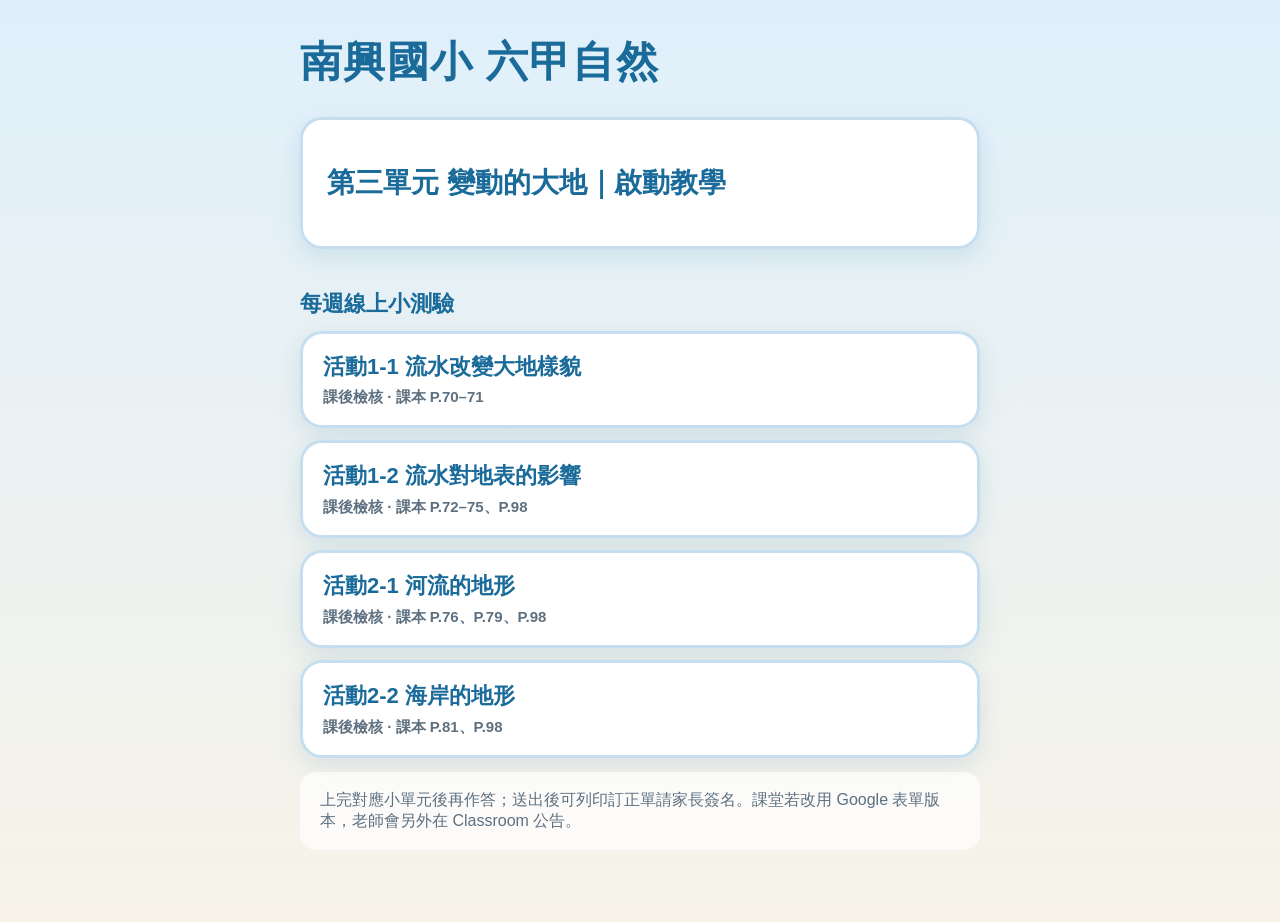
<file: index.html>
<!DOCTYPE html>
<html lang="zh-Hant">
<head>
<meta charset="UTF-8">
<meta name="viewport" content="width=device-width, initial-scale=1">
<title>南興國小 六甲自然</title>
<style>
  :root {
    --deep: #1a6b9a;
    --water: #3d94c8;
    --ink: #243746;
    --muted: #5d7080;
    --line: #c5dff0;
  }
  * { box-sizing: border-box; }
  html, body {
    margin: 0;
    min-height: 100%;
    font-family: "PingFang TC", "Noto Sans TC", "Microsoft JhengHei", sans-serif;
    color: var(--ink);
    background: linear-gradient(180deg, #dff0fb 0%, #f7f3e8 100%);
  }
  main {
    max-width: 720px;
    margin: 0 auto;
    padding: 36px 20px 72px;
  }
  h1 {
    margin: 0 0 28px;
    font-size: clamp(30px, 6.5vw, 42px);
    line-height: 1.25;
    color: var(--deep);
    letter-spacing: 0.03em;
  }
  a.card {
    display: flex;
    flex-direction: column;
    justify-content: center;
    min-height: 132px;
    padding: 28px 24px;
    background: #fff;
    border: 3px solid var(--line);
    border-radius: 22px;
    box-shadow: 0 8px 24px rgba(26, 107, 154, 0.12);
    text-decoration: none;
    color: var(--deep);
    font-size: clamp(22px, 4.8vw, 28px);
    font-weight: 800;
    line-height: 1.4;
  }
  a.card:active { transform: scale(0.985); }
  section {
    margin-top: 40px;
  }
  h2 {
    margin: 0 0 10px;
    font-size: 22px;
    color: var(--deep);
  }
  section p {
    margin: 0;
    padding: 18px 20px;
    background: rgba(255, 255, 255, 0.72);
    border-radius: 16px;
    font-size: 18px;
    color: var(--muted);
  }

  a.card.small {
    min-height: 88px;
    padding: 18px 20px;
    font-size: clamp(18px, 4vw, 22px);
    margin-top: 12px;
  }
  a.card.small span {
    display: block;
    margin-top: 4px;
    font-size: 15px;
    font-weight: 600;
    color: var(--muted);
  }
  .note {
    margin-top: 14px;
    font-size: 16px;
    color: var(--muted);
  }
</style>
</head>
<body>
<main>
  <h1>南興國小 六甲自然</h1>
  <a class="card" href="unit3/">第三單元 變動的大地｜啟動教學</a>
  <section>
    <h2>每週線上小測驗</h2>
    <a class="card small" href="unit3/quiz/1-1.html">活動1-1 流水改變大地樣貌<span>課後檢核 · 課本 P.70–71</span></a>
    <a class="card small" href="unit3/quiz/1-2.html">活動1-2 流水對地表的影響<span>課後檢核 · 課本 P.72–75、P.98</span></a>
    <a class="card small" href="unit3/quiz/2-1.html">活動2-1 河流的地形<span>課後檢核 · 課本 P.76、P.79、P.98</span></a>
    <a class="card small" href="unit3/quiz/2-2.html">活動2-2 海岸的地形<span>課後檢核 · 課本 P.81、P.98</span></a>
    <p class="note">上完對應小單元後再作答；送出後可列印訂正單請家長簽名。課堂若改用 Google 表單版本，老師會另外在 Classroom 公告。</p>
  </section>
</main>
</body>
</html>
</file>
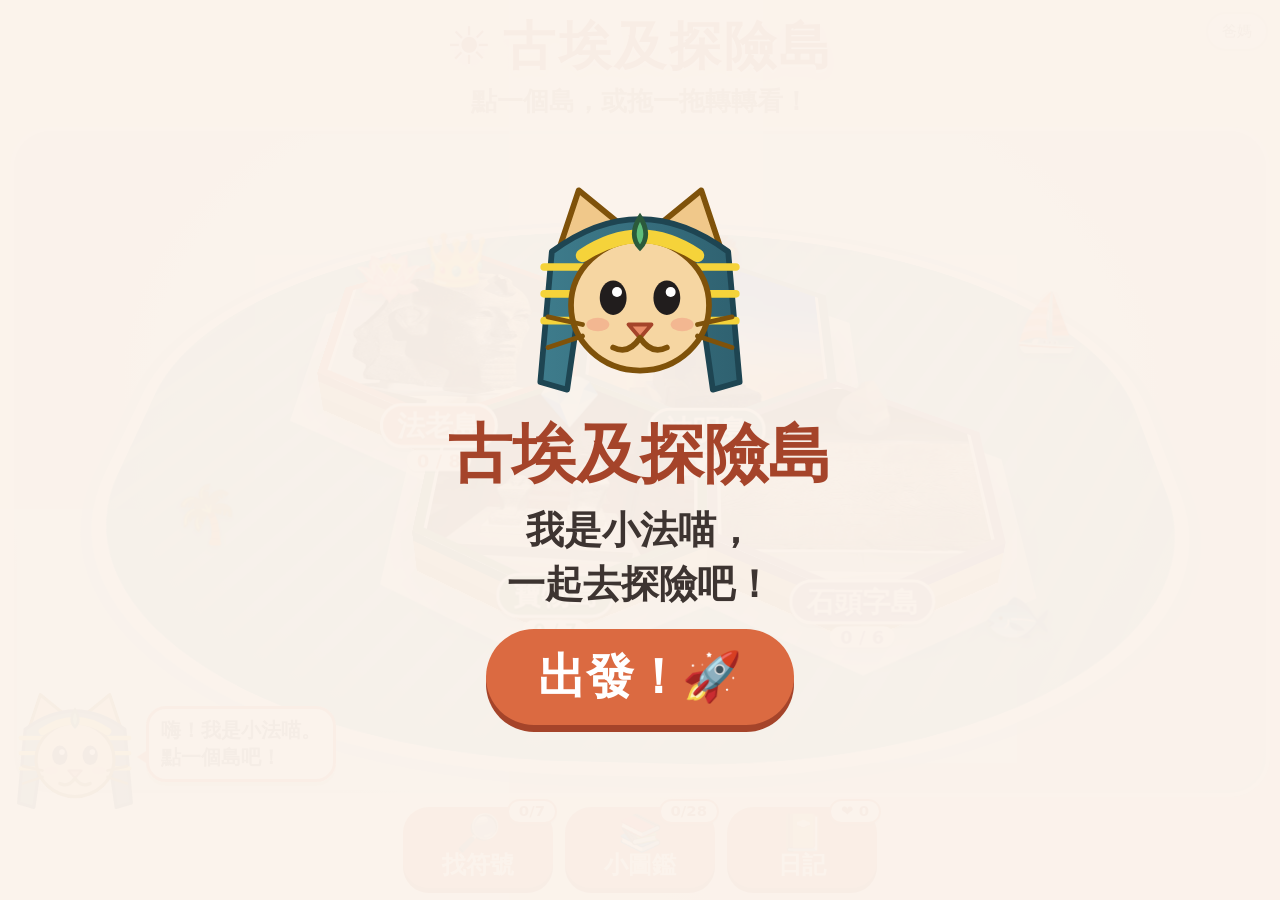
<file: egypt/index.html>
<!doctype html>
<html lang="zh-Hant">
<head>
<meta charset="utf-8">
<meta name="viewport" content="width=device-width,initial-scale=1,viewport-fit=cover">
<meta name="theme-color" content="#DB6A41">
<meta name="description" content="古埃及探險島：跟著小法喵，點一點小島，認識古埃及！">
<title>古埃及探險島</title>
<link rel="icon" href="favicon.svg" type="image/svg+xml">
<link rel="stylesheet" href="style.css">
</head>
<body>
<main id="app">
  <!-- 首頁：地圖 -->
  <section id="home" class="view active" aria-label="探險地圖">
    <header class="top">
      <h1><span class="sun">☀️</span>古埃及探險島</h1>
      <p class="sub">點一個島，或拖一拖轉轉看！</p>
      <button class="parent-btn" data-go="parents" aria-label="給爸媽看">爸媽</button>
    </header>
    <div class="sea" id="sea">
      <div class="world" id="world">
        <div class="water wall"></div>
        <div class="water"></div>
        <div id="isles3d"></div>
      </div>
      <div class="overlay" id="overlay" aria-hidden="false"></div>
    </div>
    <div class="mascot-wrap">
      <button class="mascot-btn" id="mascot" aria-label="小法喵說話"></button>
      <div class="bubble" id="bubble">嗨！我是小法喵。<br>點一個島吧！</div>
    </div>
    <nav class="dock" aria-label="功能">
      <button class="dock-btn" data-go="game"><span class="ico">🔎</span><span>找符號</span><b id="stampCount" class="chip">0/7</b></button>
      <button class="dock-btn" data-go="dex"><span class="ico">📚</span><span>小圖鑑</span><b id="dexCount" class="chip">0/28</b></button>
      <button class="dock-btn" data-go="diary"><span class="ico">📔</span><span>日記</span><b id="favCount" class="chip">❤ 0</b></button>
    </nav>
  </section>

  <!-- 小島：展品卡片 -->
  <section id="card" class="view" aria-label="展品">
    <div class="card-top">
      <button class="round" id="cardHome" aria-label="回到地圖">🗺️</button>
      <div class="dots" id="dots" aria-hidden="true"></div>
      <span class="island-tag" id="islandTag"></span>
    </div>
    <div class="photo-box"><img id="cardImg" alt=""></div>
    <div class="card-body">
      <h2 id="cardTitle"></h2>
      <p id="cardText"></p>
      <button class="dexlink" id="dexLink" hidden>📚 看卡通圖鑑</button>
    </div>
    <div class="card-actions">
      <button class="big" id="prev" aria-label="上一個">◀</button>
      <button class="big say" id="say" aria-label="唸給我聽">🔊 <span>聽一聽</span></button>
      <button class="big fav" id="fav" aria-label="我最愛">🤍</button>
      <button class="big" id="next" aria-label="下一個">▶</button>
    </div>
  </section>

  <!-- 找符號遊戲 -->
  <section id="game" class="view" aria-label="找符號">
    <div class="card-top">
      <button class="round" data-go="home" aria-label="回到地圖">🗺️</button>
      <h2 class="view-title">🔎 找符號</h2>
      <span></span>
    </div>
    <div class="passport" id="passport" aria-label="探險護照"></div>
    <div class="game-box" id="gameBox"></div>
  </section>

  <!-- 探險日記 -->
  <section id="diary" class="view" aria-label="探險日記">
    <div class="card-top">
      <button class="round" data-go="home" aria-label="回到地圖">🗺️</button>
      <h2 class="view-title">📔 探險日記</h2>
      <button class="round" id="favFilter" aria-label="只看最愛">🤍</button>
    </div>
    <div class="wall" id="wall"></div>
  </section>

  <!-- 博物館小圖鑑 -->
  <section id="dex" class="view" aria-label="博物館小圖鑑">
    <div class="card-top">
      <button class="round" data-go="home" aria-label="回到地圖">🗺️</button>
      <h2 class="view-title">📚 博物館小圖鑑</h2>
      <span class="dex-prog" id="dexProg"></span>
    </div>
    <div class="dexgrid" id="dexGrid"></div>
  </section>

  <section id="dexcard" class="view" aria-label="圖鑑卡片">
    <div class="card-top">
      <button class="round" id="dexBack" aria-label="回到圖鑑">📚</button>
      <span class="num-chip" id="dexNum"></span>
      <button class="round" id="dexHome" aria-label="回到地圖">🗺️</button>
    </div>
    <div class="dex-art"><img id="dexImg" alt=""></div>
    <div class="dex-body">
      <h2 id="dexName"></h2>
      <div id="dexText"></div>
    </div>
    <div class="card-actions">
      <button class="big" id="dexPrev" aria-label="上一個">◀</button>
      <button class="big say" id="dexSay" aria-label="唸給我聽">🔊 <span>聽故事</span></button>
      <button class="big photo" id="dexPhoto" hidden aria-label="看真的照片">📷</button>
      <button class="big" id="dexNext" aria-label="下一個">▶</button>
    </div>
  </section>

  <!-- 給爸媽 -->
  <section id="parents" class="view" aria-label="給爸媽">
    <div class="card-top">
      <button class="round" data-go="home" aria-label="回到地圖">🗺️</button>
      <h2 class="view-title">給爸媽</h2>
      <span></span>
    </div>
    <div class="parents-body">
      <p>這是一個給小朋友複習參觀的小網站：用自己拍的照片，加上很短的句子，點一點、聽一聽、玩一玩。</p>
      <ul>
        <li>🔊 「聽一聽」使用瀏覽器內建的中文語音，需要打開裝置音量；有些裝置沒有中文語音就不會出聲。</li>
        <li>⭐ 進度（蓋章、最愛）只存在這台裝置的瀏覽器裡，不會上傳。</li>
        <li>📝 小法喵的句子是用簡單的話改寫的，只是和孩子聊天用，細節請以展場與官方資料為準。</li>
      </ul>
      <h3>想看更多？</h3>
      <p>展覽「法老之王」（奇美博物館，大英博物館典藏）有官方語音導覽與完整說明：</p>
      <p><a class="link-btn" href="https://www.muguide.world/zh-TW/KINGOFEGYPT" target="_blank" rel="noopener">前往官方 MuGuide 語音導覽 ↗</a></p>
      <p class="credit">展覽與展品資訊：奇美博物館《埃及法老之王》特展／大英博物館典藏。本網站為家庭個人使用的非官方小作品，照片為家人現場所拍，文字為自行改寫。</p>
      <p><button class="reset" id="reset">🧹 重新開始（清除蓋章與最愛）</button></p>
    </div>
  </section>

  <!-- 開場 -->
  <div id="welcome" class="welcome">
    <div class="welcome-box">
      <div class="mascot-big" id="mascotBig"></div>
      <h2>古埃及探險島</h2>
      <p>我是小法喵，<br>一起去探險吧！</p>
      <button class="go" id="goBtn">出發！🚀</button>
    </div>
  </div>
  <div id="confetti" aria-hidden="true"></div>
</main>
<script src="app.js"></script>
</body>
</html>
</file>
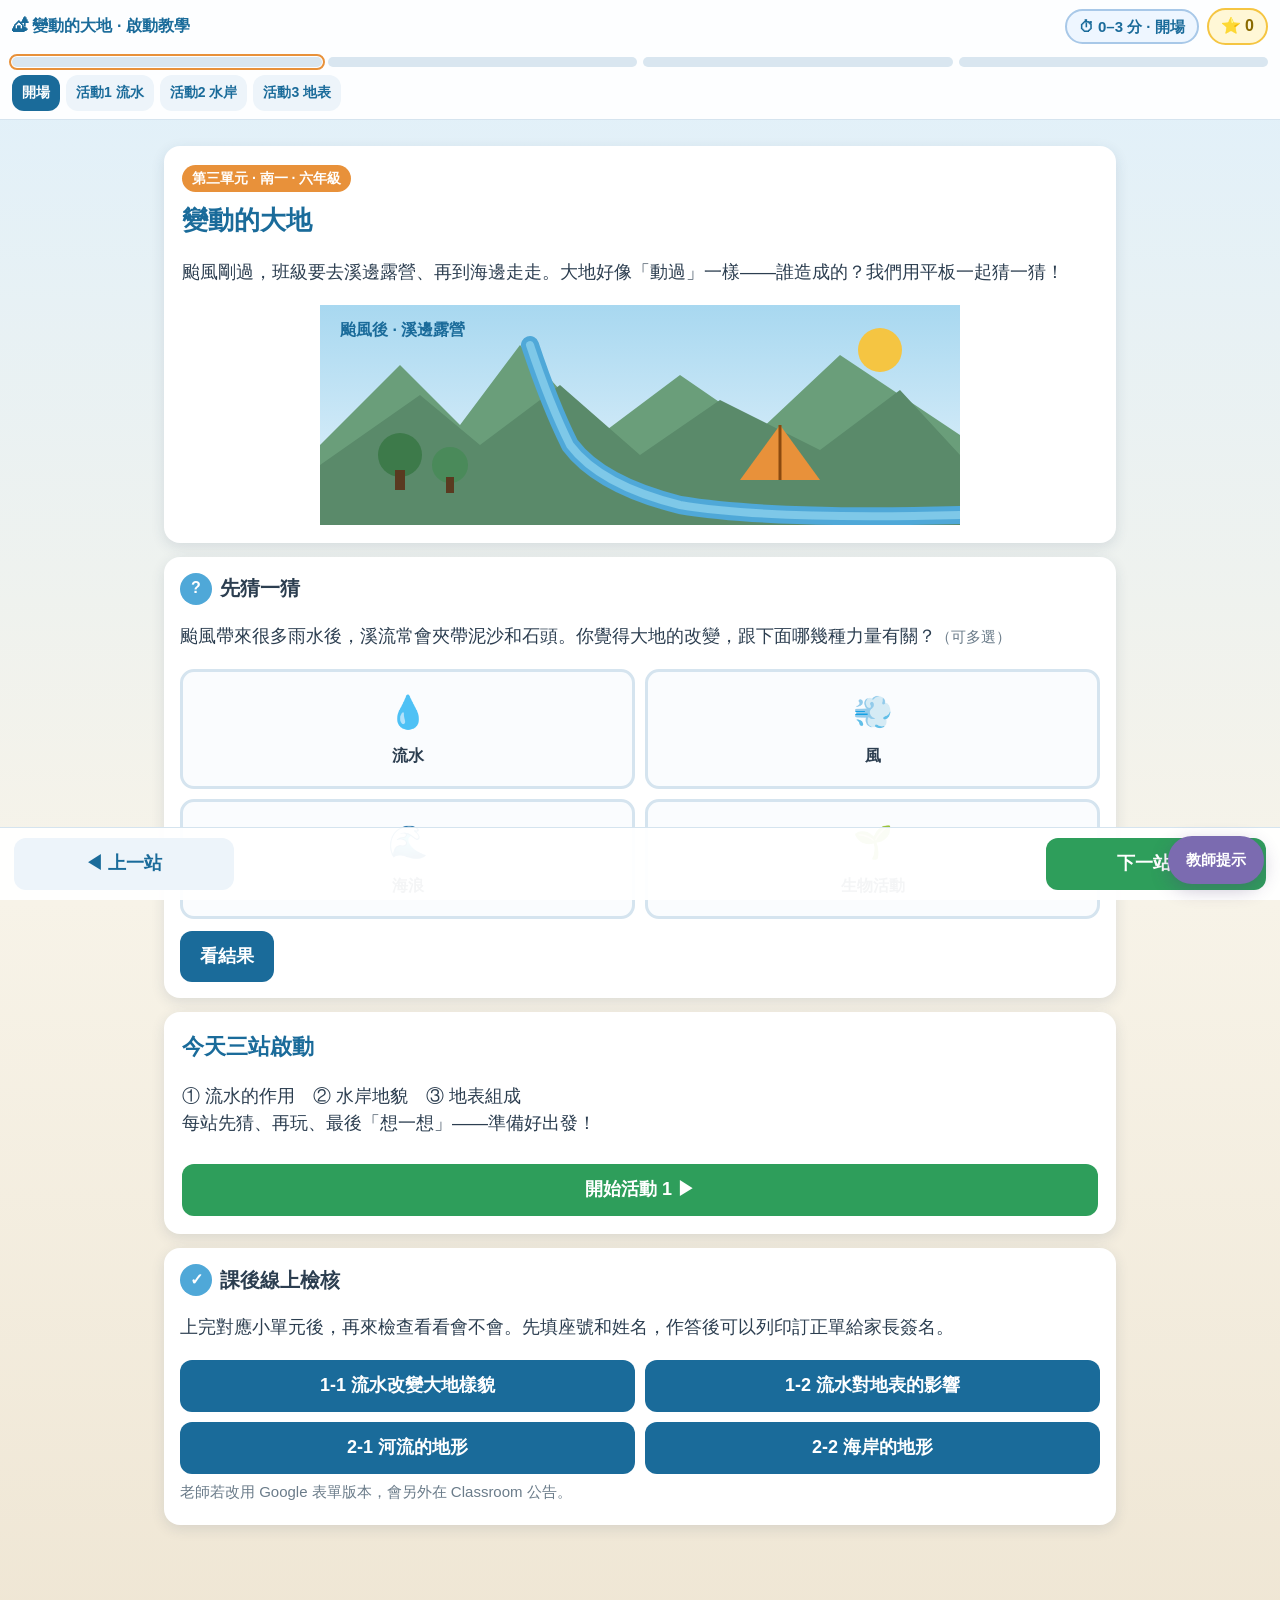
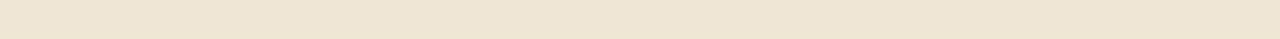
<file: unit3/index.html>
<!DOCTYPE html>
<html lang="zh-Hant">
<head>
<meta charset="UTF-8">
<meta name="viewport" content="width=device-width, initial-scale=1, maximum-scale=1, user-scalable=no">
<title>變動的大地 · 啟動教學</title>
<style>
:root{
  --sky:#e8f4fc; --water:#4fa8d8; --deep:#1a6b9a; --sand:#f5e6c8;
  --green:#5a9e6f; --orange:#e8913a; --red:#d94f4f; --purple:#7b6bb0;
  --ink:#2c3e50; --muted:#6b7c8a; --card:#fff; --ok:#2e9e5b; --bad:#c0392b;
  --star:#f5c542; --shadow:0 4px 14px rgba(30,60,90,.12);
  --radius:16px; --tap:48px;
}
*{box-sizing:border-box;-webkit-tap-highlight-color:transparent}
html,body{margin:0;padding:0;font-family:"PingFang TC","Noto Sans TC","Microsoft JhengHei",sans-serif;
  background:linear-gradient(180deg,#dff0fb 0%,#f7f3e8 55%,#efe6d4 100%);
  color:var(--ink);font-size:18px;line-height:1.55;min-height:100%}
button{font:inherit;cursor:pointer;border:none;border-radius:12px;
  min-height:var(--tap);padding:12px 20px;font-weight:700;transition:.15s}
button:active{transform:scale(.97)}
.screen{display:none;max-width:980px;margin:0 auto;padding:12px 14px 100px}
.screen.active{display:block}
/* Top bar */
.topbar{position:sticky;top:0;z-index:50;background:rgba(255,255,255,.92);
  backdrop-filter:blur(8px);border-bottom:1px solid #d5e4ef;
  padding:8px 12px;display:flex;flex-wrap:wrap;gap:8px;align-items:center}
.brand{font-weight:800;color:var(--deep);font-size:16px;flex:1}
.stars{background:#fff7d6;border:2px solid var(--star);border-radius:999px;
  padding:4px 12px;font-weight:800;color:#8a6a00;font-size:16px}
.timer-chip{background:#eef6ff;border:2px solid #a8c8e8;border-radius:999px;
  padding:4px 12px;font-size:15px;color:var(--deep);font-weight:700}
.progress{display:flex;gap:6px;width:100%;margin-top:4px}
.progress .seg{flex:1;height:10px;border-radius:6px;background:#d9e6f0;overflow:hidden}
.progress .seg.fill{background:linear-gradient(90deg,var(--water),var(--green))}
.progress .seg.current{outline:2px solid var(--orange);outline-offset:1px}
.nav-dots{display:flex;gap:6px;flex-wrap:wrap;width:100%}
.nav-dots button{min-height:36px;padding:6px 10px;font-size:14px;background:#edf4fa;color:var(--deep)}
.nav-dots button.on{background:var(--deep);color:#fff}
.nav-dots button.done{background:#d4f0df;color:#1a6b3a}
/* Cards */
.hero{background:var(--card);border-radius:var(--radius);box-shadow:var(--shadow);
  padding:18px;margin:14px 0}
.hero h1{margin:0 0 8px;font-size:26px;color:var(--deep)}
.hero h2{margin:0 0 8px;font-size:22px;color:var(--deep)}
.badge{display:inline-block;background:var(--orange);color:#fff;font-size:14px;
  padding:3px 10px;border-radius:999px;margin-bottom:8px;font-weight:700}
.hook{background:#fff8ee;border-left:6px solid var(--orange);padding:12px 14px;
  border-radius:0 12px 12px 0;margin:12px 0;font-size:19px}
.task{background:var(--card);border-radius:var(--radius);box-shadow:var(--shadow);
  padding:16px;margin:14px 0}
.task h3{margin:0 0 10px;font-size:20px;display:flex;align-items:center;gap:8px}
.task-num{background:var(--water);color:#fff;width:32px;height:32px;border-radius:50%;
  display:inline-flex;align-items:center;justify-content:center;font-size:16px}
.think{background:#f0eef8;border:2px dashed var(--purple);border-radius:var(--radius);
  padding:14px;margin:14px 0}
.think h3{margin:0 0 8px;color:var(--purple);font-size:19px}
.feedback{margin-top:10px;padding:10px 12px;border-radius:10px;font-weight:700;display:none}
.feedback.show{display:block}
.feedback.ok{background:#e5f8ec;color:#1a6b3a;border:2px solid #8fd4a8}
.feedback.bad{background:#fdecea;color:#922;border:2px solid #f0a8a0}
.feedback.info{background:#eaf4fc;color:var(--deep);border:2px solid #a8d0ea}
/* Buttons */
.btn-primary{background:var(--deep);color:#fff}
.btn-ok{background:var(--ok);color:#fff}
.btn-warn{background:var(--orange);color:#fff}
.btn-ghost{background:#edf4fa;color:var(--deep)}
.btn-row{display:flex;flex-wrap:wrap;gap:10px;margin-top:12px}
/* Vote cards */
.vote-grid{display:grid;grid-template-columns:1fr 1fr;gap:10px}
@media(max-width:600px){.vote-grid{grid-template-columns:1fr}}
.vote-card{border:3px solid #d5e4ef;border-radius:14px;padding:10px;background:#fafcfe;
  text-align:center;cursor:pointer;user-select:none;min-height:120px;
  display:flex;flex-direction:column;align-items:center;justify-content:center;gap:6px}
.vote-card.selected-yes{border-color:var(--ok);background:#e8f8ee}
.vote-card.selected-no{border-color:var(--bad);background:#fdecea}
.vote-card .label{font-weight:800;font-size:16px}
.vote-card .sub{font-size:14px;color:var(--muted)}
.vote-btns{display:flex;gap:6px;margin-top:4px}
.vote-btns button{min-height:40px;padding:6px 12px;font-size:14px;flex:1}
.vote-btns .y{background:#d4f0df;color:#1a6b3a}
.vote-btns .n{background:#fde0dc;color:#922}
/* Sort / drag zones */
.zones{display:grid;grid-template-columns:1fr 1fr 1fr;gap:8px;margin:10px 0}
@media(max-width:700px){.zones{grid-template-columns:1fr}}
.zone{min-height:110px;border:3px dashed #b8cddc;border-radius:14px;padding:8px;
  background:rgba(255,255,255,.7)}
.zone h4{margin:0 0 6px;text-align:center;font-size:16px;color:var(--deep)}
.zone.over{border-color:var(--orange);background:#fff4e6}
.zone.correct{border-color:var(--ok);border-style:solid;background:#e8f8ee}
.pool{display:flex;flex-wrap:wrap;gap:8px;min-height:56px;padding:8px;
  background:#f0f6fb;border-radius:12px;margin-bottom:10px}
.chip{background:#fff;border:2px solid var(--water);border-radius:12px;padding:10px 14px;
  font-weight:700;font-size:16px;cursor:grab;touch-action:none;user-select:none;
  box-shadow:0 2px 6px rgba(0,0,0,.08);display:inline-flex;align-items:center;gap:6px}
.chip.dragging{opacity:.5;transform:scale(1.05)}
.chip.placed{cursor:pointer}
.chip.wrong{border-color:var(--bad);background:#fdecea}
.chip.right{border-color:var(--ok);background:#e8f8ee}
/* Meander tap */
.meander-wrap{position:relative;max-width:520px;margin:0 auto}
.meander-wrap svg{width:100%;height:auto;display:block}
.tap-hot{cursor:pointer}
.tap-hot:hover{opacity:.9}
.choice-row{display:flex;gap:10px;flex-wrap:wrap;justify-content:center;margin:10px 0}
.choice-row button{flex:1;min-width:120px;font-size:17px}
.choice-row button.picked{outline:3px solid var(--orange)}
.choice-row button.right{background:var(--ok);color:#fff}
.choice-row button.wrong{background:var(--bad);color:#fff}
/* Match grid */
.match-grid{display:grid;grid-template-columns:1fr 1fr;gap:10px}
@media(max-width:600px){.match-grid{grid-template-columns:1fr}}
.match-item{border:3px solid #d5e4ef;border-radius:14px;padding:12px;background:#fff;
  text-align:center}
.match-item select,.match-item .opt-btns{width:100%;margin-top:8px}
.opt-btns{display:flex;flex-direction:column;gap:6px}
.opt-btns button{font-size:15px;min-height:42px;background:#edf4fa;color:var(--deep);font-weight:600}
.opt-btns button.right{background:var(--ok);color:#fff}
.opt-btns button.wrong{background:var(--bad);color:#fff;opacity:.7}
/* Mineral cards */
.mineral-grid{display:grid;grid-template-columns:repeat(auto-fit,minmax(140px,1fr));gap:10px}
.mineral-card{border:3px solid #d5e4ef;border-radius:14px;padding:12px;text-align:center;
  background:#fff;cursor:pointer;min-height:100px}
.mineral-card.flipped{border-color:var(--purple);background:#f5f2fc}
.mineral-card .ico{font-size:36px;line-height:1}
.mineral-card .name{font-weight:800;margin-top:4px}
.quiz-q{font-size:18px;font-weight:700;margin:8px 0}
/* Teacher panel */
.teacher-toggle{position:fixed;bottom:16px;right:16px;z-index:80;
  background:var(--purple);color:#fff;border-radius:999px;padding:12px 18px;
  box-shadow:0 6px 18px rgba(80,60,120,.3);font-size:15px}
.teacher-panel{display:none;position:fixed;bottom:70px;right:12px;left:12px;
  max-width:520px;margin-left:auto;z-index:79;background:#2c2340;color:#f0eaf8;
  border-radius:16px;padding:14px 16px;max-height:45vh;overflow:auto;
  box-shadow:0 10px 30px rgba(0,0,0,.35);font-size:15px}
.teacher-panel.open{display:block}
.teacher-panel h4{margin:0 0 8px;color:#d4b8ff}
.teacher-panel ul{margin:0;padding-left:18px}
.teacher-panel li{margin:4px 0}
/* Bottom next */
.footer-nav{position:fixed;bottom:0;left:0;right:0;background:rgba(255,255,255,.95);
  border-top:1px solid #d5e4ef;padding:10px 14px;display:flex;gap:10px;
  justify-content:space-between;z-index:40}
.footer-nav button{flex:1;max-width:220px}
/* SVG helpers */
.svg-box{background:#f5faff;border-radius:12px;padding:8px;margin:8px 0;overflow:hidden}
.hint{font-size:15px;color:var(--muted);margin:6px 0}
.score-pop{animation:pop .4s ease}
@keyframes pop{0%{transform:scale(.8)}50%{transform:scale(1.15)}100%{transform:scale(1)}}
.hidden{display:none!important}
.camp-scene{width:100%;max-width:640px;margin:0 auto;display:block}

/* 課後檢核連結（與既有按鈕風格一致） */
a.btn-primary,a.btn-ok,a.btn-ghost,a.btn-warn{
  display:inline-flex;align-items:center;justify-content:center;
  text-decoration:none;font:inherit;font-weight:700;
  min-height:var(--tap);padding:12px 20px;border-radius:12px;
}
a.btn-primary{background:var(--deep);color:#fff}
a.btn-ok{background:var(--ok);color:#fff}
a.btn-ghost{background:#edf4fa;color:var(--deep)}
a.btn-warn{background:var(--orange);color:#fff}
.quiz-grid{display:grid;grid-template-columns:1fr 1fr;gap:10px;margin-top:10px}
@media(max-width:600px){.quiz-grid{grid-template-columns:1fr}}

</style>
</head>
<body>

<div class="topbar" id="topbar">
  <div class="brand">🏕 變動的大地 · 啟動教學</div>
  <div class="timer-chip" id="timerChip" title="教師建議時間">⏱ 0–40 分</div>
  <div class="stars" id="starBox">⭐ 0</div>
  <div class="progress" id="progress">
    <div class="seg current" data-i="0"></div>
    <div class="seg" data-i="1"></div>
    <div class="seg" data-i="2"></div>
    <div class="seg" data-i="3"></div>
  </div>
  <div class="nav-dots" id="navDots">
    <button type="button" data-go="0" class="on">開場</button>
    <button type="button" data-go="1">活動1 流水</button>
    <button type="button" data-go="2">活動2 水岸</button>
    <button type="button" data-go="3">活動3 地表</button>
  </div>
</div>

<!-- ========== SCREEN 0 INTRO ========== -->
<section class="screen active" id="s0" data-timer="0–3 分 · 開場">
  <div class="hero">
    <span class="badge">第三單元 · 南一 · 六年級</span>
    <h1>變動的大地</h1>
    <p>颱風剛過，班級要去溪邊露營、再到海邊走走。大地好像「動過」一樣——誰造成的？我們用平板一起猜一猜！</p>
    <svg class="camp-scene" viewBox="0 0 640 220" aria-hidden="true">
      <defs>
        <linearGradient id="skyG" x1="0" y1="0" x2="0" y2="1"><stop offset="0%" stop-color="#a8d8f0"/><stop offset="100%" stop-color="#e8f4fc"/></linearGradient>
      </defs>
      <rect width="640" height="220" fill="url(#skyG)"/>
      <!-- mountains -->
      <path d="M0 140 L80 60 L140 120 L200 40 L280 130 L360 70 L440 125 L520 50 L640 130 L640 220 L0 220Z" fill="#6a9e7a"/>
      <path d="M0 160 L100 90 L160 140 L240 80 L320 150 L400 95 L500 145 L580 85 L640 150 L640 220 L0 220Z" fill="#5a8a6a"/>
      <!-- river -->
      <path d="M210 40 Q230 100 250 140 Q280 180 360 200 Q450 215 640 210" fill="none" stroke="#4fa8d8" stroke-width="18" stroke-linecap="round"/>
      <path d="M210 40 Q230 100 250 140 Q280 180 360 200 Q450 215 640 210" fill="none" stroke="#7ec8e8" stroke-width="8" stroke-linecap="round"/>
      <!-- tent -->
      <polygon points="420,175 460,120 500,175" fill="#e8913a"/>
      <line x1="460" y1="120" x2="460" y2="175" stroke="#8a4a10" stroke-width="3"/>
      <!-- trees -->
      <circle cx="80" cy="150" r="22" fill="#3d7a4a"/><rect x="75" y="165" width="10" height="20" fill="#5a3a20"/>
      <circle cx="130" cy="160" r="18" fill="#4a8a5a"/><rect x="126" y="172" width="8" height="16" fill="#5a3a20"/>
      <!-- sun -->
      <circle cx="560" cy="45" r="22" fill="#f5c542"/>
      <text x="20" y="30" fill="#1a6b9a" font-size="16" font-weight="700">颱風後 · 溪邊露營</text>
    </svg>
  </div>
  <div class="task">
    <h3><span class="task-num">?</span> 先猜一猜</h3>
    <p>颱風帶來很多雨水後，溪流常會夾帶泥沙和石頭。你覺得大地的改變，跟下面哪幾種力量有關？<span class="hint">（可多選）</span></p>
    <div class="vote-grid" id="introVote">
      <div class="vote-card" data-k="water"><div class="ico" style="font-size:32px">💧</div><div class="label">流水</div></div>
      <div class="vote-card" data-k="wind"><div class="ico" style="font-size:32px">💨</div><div class="label">風</div></div>
      <div class="vote-card" data-k="wave"><div class="ico" style="font-size:32px">🌊</div><div class="label">海浪</div></div>
      <div class="vote-card" data-k="bio"><div class="ico" style="font-size:32px">🌱</div><div class="label">生物活動</div></div>
    </div>
    <div class="btn-row">
      <button type="button" class="btn-primary" id="introCheck">看結果</button>
    </div>
    <div class="feedback info" id="introFb"></div>
  </div>
  <div class="hero">
    <h2>今天三站啟動</h2>
    <p>① 流水的作用　② 水岸地貌　③ 地表組成<br>每站先猜、再玩、最後「想一想」——準備好出發！</p>
    <button type="button" class="btn-ok" data-go="1" style="width:100%;margin-top:8px">開始活動 1 ▶</button>
  </div>

  <div class="task" id="unit3Quizzes">
    <h3><span class="task-num">✓</span> 課後線上檢核</h3>
    <p>上完對應小單元後，再來檢查看看會不會。先填座號和姓名，作答後可以列印訂正單給家長簽名。</p>
    <div class="quiz-grid">
      <a class="btn-primary" href="quiz/1-1.html">1-1 流水改變大地樣貌</a>
      <a class="btn-primary" href="quiz/1-2.html">1-2 流水對地表的影響</a>
      <a class="btn-primary" href="quiz/2-1.html">2-1 河流的地形</a>
      <a class="btn-primary" href="quiz/2-2.html">2-2 海岸的地形</a>
    </div>
    <p class="hint">老師若改用 Google 表單版本，會另外在 Classroom 公告。</p>
  </div>
</section>

<!-- ========== SCREEN 1 活動1 ========== -->
<section class="screen" id="s1" data-timer="3–15 分 · 活動1">
  <div class="hero">
    <span class="badge">活動 1 · 約 12 分</span>
    <h2>流水的作用</h2>
    <div class="hook">🏕️ 颱風過後，你們到溪邊露營。河水變黃、路邊有石頭，河床還有一個個小圓洞……這些改變，是流水造成的嗎？</div>
  </div>

  <div class="task" id="a1t1">
    <h3><span class="task-num">1</span> 先猜：哪幾張是流水造成的？</h3>
    <p class="hint">每張選「是」或「不是」，再按檢查。</p>
    <div class="vote-grid" id="a1votes">
      <div class="vote-card" data-ans="yes" data-id="v1">
        <svg viewBox="0 0 160 70" width="100%"><rect width="160" height="70" fill="#c4a574"/>
          <path d="M20 10 Q40 40 30 70 L0 70 L0 10Z" fill="#8a6a40"/>
          <circle cx="70" cy="40" r="8" fill="#6a5a40"/><circle cx="95" cy="50" r="6" fill="#5a4a30"/>
          <rect x="110" y="20" width="40" height="25" fill="#888"/><text x="8" y="64" font-size="11" fill="#fff">土石流蓋住山路</text></svg>
        <div class="label">土石流覆蓋山路</div>
        <div class="vote-btns"><button type="button" class="y" data-v="yes">是流水</button><button type="button" class="n" data-v="no">不是</button></div>
      </div>
      <div class="vote-card" data-ans="yes" data-id="v2">
        <svg viewBox="0 0 160 70" width="100%"><rect width="160" height="70" fill="#7ec8e8"/>
          <rect x="90" y="15" width="50" height="40" fill="#c0392b" transform="rotate(12 115 35)"/>
          <path d="M0 55 Q40 45 80 55 Q110 60 160 50 L160 70 L0 70Z" fill="#5a8a4a"/>
          <text x="8" y="64" font-size="11" fill="#1a3a20">溪邊房子地基被掏空</text></svg>
        <div class="label">地基土石被掏空</div>
        <div class="vote-btns"><button type="button" class="y" data-v="yes">是流水</button><button type="button" class="n" data-v="no">不是</button></div>
      </div>
      <div class="vote-card" data-ans="yes" data-id="v3">
        <svg viewBox="0 0 160 70" width="100%"><rect width="160" height="70" fill="#6a8aaa"/>
          <ellipse cx="50" cy="40" rx="18" ry="12" fill="#3a5a70"/><ellipse cx="95" cy="35" rx="12" ry="9" fill="#3a5a70"/>
          <ellipse cx="120" cy="48" rx="8" ry="6" fill="#2a4a60"/>
          <text x="8" y="64" font-size="11" fill="#fff">河床上的壺穴</text></svg>
        <div class="label">壺穴（小圓洞）</div>
        <div class="vote-btns"><button type="button" class="y" data-v="yes">是流水</button><button type="button" class="n" data-v="no">不是</button></div>
      </div>
      <div class="vote-card" data-ans="yes" data-id="v4">
        <svg viewBox="0 0 160 70" width="100%"><rect width="160" height="70" fill="#a8d0e8"/>
          <path d="M40 10 L50 10 L55 35 L70 35 L40 70 L30 70 L45 40 L30 40Z" fill="#4fa8d8"/>
          <rect x="100" y="40" width="50" height="30" fill="#6a7a5a"/>
          <text x="8" y="64" font-size="11" fill="#1a4a60">簾幕式瀑布</text></svg>
        <div class="label">瀑布地景</div>
        <div class="vote-btns"><button type="button" class="y" data-v="yes">是流水</button><button type="button" class="n" data-v="no">不是</button></div>
      </div>
    </div>
    <div class="btn-row"><button type="button" class="btn-primary" id="a1Check1">檢查答案</button></div>
    <div class="feedback" id="a1Fb1"></div>
  </div>

  <div class="task" id="a1t2">
    <h3><span class="task-num">2</span> 分類：侵蝕 · 搬運 · 堆積</h3>
    <p>把卡片拖進正確的框（也可點選卡片再點框）。</p>
    <div class="pool" id="a1Pool">
      <div class="chip" draggable="true" data-cat="erode">沖刷岩石變碎</div>
      <div class="chip" draggable="true" data-cat="carry">把泥沙往下游帶</div>
      <div class="chip" draggable="true" data-cat="deposit">流速變慢，砂石沉下來</div>
      <div class="chip" draggable="true" data-cat="erode">陡坡土石被沖走變少</div>
      <div class="chip" draggable="true" data-cat="deposit">河口出現沙洲</div>
      <div class="chip" draggable="true" data-cat="carry">小石頭隨水移動</div>
    </div>
    <div class="zones" id="a1Zones">
      <div class="zone" data-cat="erode"><h4>⛏ 侵蝕</h4></div>
      <div class="zone" data-cat="carry"><h4>🚚 搬運</h4></div>
      <div class="zone" data-cat="deposit"><h4>🏖 堆積</h4></div>
    </div>
    <div class="btn-row">
      <button type="button" class="btn-primary" id="a1Check2">檢查分類</button>
      <button type="button" class="btn-ghost" id="a1Reset2">重來</button>
    </div>
    <div class="feedback" id="a1Fb2"></div>
  </div>

  <div class="think">
    <h3>💭 想一想（帶入課堂）</h3>
    <p>為什麼山區比平地更容易發生土石崩落？坡度不同，流水作用會一樣嗎？</p>
    <p class="hint">寫在習作或跟小組說一說，接著老師帶實驗：模擬不同坡度小土堆。</p>
    <textarea id="a1Think" rows="3" placeholder="我的想法……" style="width:100%;font:inherit;padding:10px;border-radius:10px;border:2px solid #c8b8e0;resize:vertical"></textarea>
  </div>
</section>

<!-- ========== SCREEN 2 活動2 ========== -->
<section class="screen" id="s2" data-timer="15–27 分 · 活動2">
  <div class="hero">
    <span class="badge">活動 2 · 約 12 分</span>
    <h2>水岸地貌</h2>
    <div class="hook">🥾 從山上走到海邊：上游狹窄湍急、中游開始彎曲、下游寬廣緩慢。河道彎彎的地方，哪一岸會被「吃」掉？</div>
    <div class="svg-box">
      <svg viewBox="0 0 640 160" width="100%" aria-label="河流從上游到下游">
        <rect width="640" height="160" fill="#eaf4fc"/>
        <!-- mountain left -->
        <path d="M0 100 L60 30 L120 100Z" fill="#6a9e7a"/>
        <path d="M80 100 L140 45 L200 100Z" fill="#5a8a6a"/>
        <!-- river path -->
        <path d="M100 70 Q160 90 220 75 Q300 55 360 90 Q420 130 500 100 Q560 80 640 95" fill="none" stroke="#4fa8d8" stroke-width="16" stroke-linecap="round"/>
        <path d="M100 70 Q160 90 220 75 Q300 55 360 90 Q420 130 500 100 Q560 80 640 95" fill="none" stroke="#9ed4f0" stroke-width="6"/>
        <!-- labels -->
        <text x="90" y="130" font-size="15" font-weight="700" fill="#1a6b9a">上游</text>
        <text x="300" y="145" font-size="15" font-weight="700" fill="#1a6b9a">中游</text>
        <text x="540" y="130" font-size="15" font-weight="700" fill="#1a6b9a">下游 · 海</text>
        <circle cx="620" cy="95" r="28" fill="#7ec8e8" opacity=".6"/>
        <!-- stones -->
        <circle cx="120" cy="85" r="7" fill="#6a5a40"/><circle cx="135" cy="78" r="5" fill="#5a4a30"/>
        <ellipse cx="340" cy="100" rx="8" ry="5" fill="#8a7a60"/>
        <ellipse cx="520" cy="108" rx="14" ry="4" fill="#c4b090"/>
      </svg>
    </div>
  </div>

  <div class="task" id="a2t1">
    <h3><span class="task-num">1</span> 拖一拖：景觀放在上游／中游／下游</h3>
    <div class="pool" id="a2Pool">
      <div class="chip" draggable="true" data-cat="up">V 字谷</div>
      <div class="chip" draggable="true" data-cat="up">瀑布、大石頭</div>
      <div class="chip" draggable="true" data-cat="mid">曲流（河道彎曲）</div>
      <div class="chip" draggable="true" data-cat="mid">河邊鵝卵石</div>
      <div class="chip" draggable="true" data-cat="down">三角洲、泥沙淤積</div>
      <div class="chip" draggable="true" data-cat="down">河面寬廣、水流慢</div>
    </div>
    <div class="zones" id="a2Zones">
      <div class="zone" data-cat="up"><h4>⛰ 上游<br><span style="font-weight:500;font-size:13px">地勢陡、水流急</span></h4></div>
      <div class="zone" data-cat="mid"><h4>〰 中游<br><span style="font-weight:500;font-size:13px">開始彎曲</span></h4></div>
      <div class="zone" data-cat="down"><h4>🏝 下游<br><span style="font-weight:500;font-size:13px">平緩寬廣</span></h4></div>
    </div>
    <div class="btn-row">
      <button type="button" class="btn-primary" id="a2Check1">檢查</button>
      <button type="button" class="btn-ghost" id="a2Reset1">重來</button>
    </div>
    <div class="feedback" id="a2Fb1"></div>
  </div>

  <div class="task" id="a2t2">
    <h3><span class="task-num">2</span> 點一點：哪裡是凹岸？哪裡是凸岸？</h3>
    <p class="hint">先選要標的名稱，再點圖上的河岸。</p>
    <div class="choice-row" id="a2Mode">
      <button type="button" class="btn-ghost picked" data-mode="凹岸">標「凹岸」</button>
      <button type="button" class="btn-ghost" data-mode="凸岸">標「凸岸」</button>
    </div>
    <div class="meander-wrap svg-box">
      <svg id="meanderSvg" viewBox="0 0 400 260" width="100%">
        <rect width="400" height="260" fill="#eef6e8"/>
        <!-- land -->
        <rect width="400" height="260" fill="#d8e8c8"/>
        <!-- meander river S-curve -->
        <path d="M0 80 C80 80 80 40 140 40 C200 40 200 120 260 120 C320 120 320 200 400 200"
              fill="none" stroke="#4fa8d8" stroke-width="36" stroke-linecap="round" id="riverPath"/>
        <path d="M0 80 C80 80 80 40 140 40 C200 40 200 120 260 120 C320 120 320 200 400 200"
              fill="none" stroke="#9ed4f0" stroke-width="14"/>
        <!-- flow arrow -->
        <polygon points="370,190 390,200 370,210" fill="#1a6b9a"/>
        <text x="300" y="240" font-size="14" fill="#1a6b9a" font-weight="700">水流方向 →</text>
        <!-- hotspots: 凹岸 = outer bend (erosion), 凸岸 = inner bend (deposition) -->
        <!-- first bend: top is 凹岸 (outer/north), bottom inner is 凸岸 -->
        <circle class="tap-hot" data-bank="凹岸" cx="140" cy="22" r="22" fill="#e8913a" opacity="0.85" stroke="#fff" stroke-width="2"/>
        <text x="140" y="27" text-anchor="middle" font-size="13" font-weight="800" fill="#fff" pointer-events="none">A</text>
        <circle class="tap-hot" data-bank="凸岸" cx="140" cy="68" r="22" fill="#7b6bb0" opacity="0.85" stroke="#fff" stroke-width="2"/>
        <text x="140" y="73" text-anchor="middle" font-size="13" font-weight="800" fill="#fff" pointer-events="none">B</text>
        <!-- second bend: bottom outer 凹岸, top inner 凸岸 -->
        <circle class="tap-hot" data-bank="凹岸" cx="260" cy="148" r="22" fill="#e8913a" opacity="0.85" stroke="#fff" stroke-width="2"/>
        <text x="260" y="153" text-anchor="middle" font-size="13" font-weight="800" fill="#fff" pointer-events="none">C</text>
        <circle class="tap-hot" data-bank="凸岸" cx="260" cy="95" r="22" fill="#7b6bb0" opacity="0.85" stroke="#fff" stroke-width="2"/>
        <text x="260" y="100" text-anchor="middle" font-size="13" font-weight="800" fill="#fff" pointer-events="none">D</text>
      </svg>
    </div>
    <p id="a2TapStatus" class="hint">已標：凹岸 0／2　凸岸 0／2</p>
    <div class="btn-row"><button type="button" class="btn-primary" id="a2Check2">檢查河岸</button>
      <button type="button" class="btn-ghost" id="a2Reset2">重來</button></div>
    <div class="feedback" id="a2Fb2"></div>
    <p class="hint" style="margin-top:12px">進階：海岸也有侵蝕與堆積喔！</p>
    <div class="match-grid" id="a2Coast">
      <div class="match-item" data-ans="海蝕崖">
        <svg viewBox="0 0 120 50" width="100%"><rect width="120" height="50" fill="#7ec8e8"/>
          <path d="M0 50 L0 20 L40 20 L40 50Z" fill="#8a7a60"/><path d="M40 20 L70 35 L70 50 L40 50Z" fill="#6a5a40"/>
          <text x="75" y="28" font-size="10" fill="#1a4a60">陡峭岩壁</text></svg>
        <div class="opt-btns">
          <button type="button" data-v="海蝕崖">海蝕崖</button>
          <button type="button" data-v="沙灘">沙灘</button>
          <button type="button" data-v="海蝕拱門">海蝕拱門</button>
        </div>
      </div>
      <div class="match-item" data-ans="海蝕平臺">
        <svg viewBox="0 0 120 50" width="100%"><rect width="120" height="50" fill="#7ec8e8"/>
          <path d="M0 50 L0 15 L30 15 L30 35 L120 35 L120 50Z" fill="#9a8a70"/>
          <text x="40" y="28" font-size="10" fill="#fff">接近海平面的平臺</text></svg>
        <div class="opt-btns">
          <button type="button" data-v="海蝕溝">海蝕溝</button>
          <button type="button" data-v="海蝕平臺">海蝕平臺</button>
          <button type="button" data-v="沙洲">沙洲</button>
        </div>
      </div>
      <div class="match-item" data-ans="海蝕拱門">
        <svg viewBox="0 0 120 50" width="100%"><rect width="120" height="50" fill="#7ec8e8"/>
          <path d="M20 50 L20 15 L100 15 L100 50 L75 50 L75 30 Q60 18 45 30 L45 50Z" fill="#7a6a50"/>
          <text x="48" y="12" font-size="9" fill="#1a4a60">中間被掏空</text></svg>
        <div class="opt-btns">
          <button type="button" data-v="牛軛湖">牛軛湖</button>
          <button type="button" data-v="海蝕拱門">海蝕拱門</button>
          <button type="button" data-v="礫石灘">礫石灘</button>
        </div>
      </div>
      <div class="match-item" data-ans="沙灘">
        <svg viewBox="0 0 120 50" width="100%"><rect width="120" height="50" fill="#7ec8e8"/>
          <ellipse cx="60" cy="40" rx="55" ry="12" fill="#f5e6c8"/>
          <text x="40" y="22" font-size="10" fill="#1a4a60">細沙堆積</text></svg>
        <div class="opt-btns">
          <button type="button" data-v="海蝕崖">海蝕崖</button>
          <button type="button" data-v="沙灘">沙灘</button>
          <button type="button" data-v="海蝕溝">海蝕溝</button>
        </div>
      </div>
    </div>
    <div class="feedback" id="a2Fb3"></div>
  </div>

  <div class="think">
    <h3>💭 想一想（帶入課堂）</h3>
    <p>凹岸水流較急、侵蝕強，河岸會後退；凸岸水流較緩、堆積強。曲流頸被切穿後，可能留下什麼湖？</p>
    <p class="hint">提示：形狀像牛的軛……接著打開課本看曲流與海岸圖。</p>
    <textarea id="a2Think" rows="3" placeholder="我的想法……" style="width:100%;font:inherit;padding:10px;border-radius:10px;border:2px solid #c8b8e0;resize:vertical"></textarea>
  </div>
</section>

<!-- ========== SCREEN 3 活動3 ========== -->
<section class="screen" id="s3" data-timer="27–39 分 · 活動3">
  <div class="hero">
    <span class="badge">活動 3 · 約 12 分</span>
    <h2>地表組成</h2>
    <div class="hook">🪨 露營時撿到好多石頭：有的一顆裡有好几种顏色，有的摸起來滑滑的。石頭（岩石）到底是什麼組成的？</div>
  </div>

  <div class="task" id="a3t1">
    <h3><span class="task-num">1</span> 岩石三大類：對對看</h3>
    <p class="hint">依「怎麼形成的」來分類（南一用語）。</p>
    <div class="match-grid" id="a3Rocks">
      <div class="match-item" data-ans="火成岩">
        <div class="label" style="font-weight:800">岩漿冷卻凝固</div>
        <div class="sub" style="font-size:14px;color:#6b7c8a">例如：花崗岩、玄武岩、安山岩</div>
        <div class="opt-btns">
          <button type="button" data-v="火成岩">火成岩</button>
          <button type="button" data-v="沉積岩">沉積岩</button>
          <button type="button" data-v="變質岩">變質岩</button>
        </div>
      </div>
      <div class="match-item" data-ans="沉積岩">
        <div class="label" style="font-weight:800">碎屑沉積、壓密形成</div>
        <div class="sub" style="font-size:14px;color:#6b7c8a">例如：石灰岩、頁岩、砂岩</div>
        <div class="opt-btns">
          <button type="button" data-v="火成岩">火成岩</button>
          <button type="button" data-v="沉積岩">沉積岩</button>
          <button type="button" data-v="變質岩">變質岩</button>
        </div>
      </div>
      <div class="match-item" data-ans="變質岩">
        <div class="label" style="font-weight:800">高溫高壓改變結構</div>
        <div class="sub" style="font-size:14px;color:#6b7c8a">例如：大理岩、板岩、片麻岩</div>
        <div class="opt-btns">
          <button type="button" data-v="火成岩">火成岩</button>
          <button type="button" data-v="沉積岩">沉積岩</button>
          <button type="button" data-v="變質岩">變質岩</button>
        </div>
      </div>
      <div class="match-item" data-ans="岩石">
        <div class="label" style="font-weight:800">「礦物的集合體」指的是？</div>
        <div class="sub" style="font-size:14px;color:#6b7c8a">一種或一種以上礦物組成</div>
        <div class="opt-btns">
          <button type="button" data-v="土壤">土壤</button>
          <button type="button" data-v="岩石">岩石</button>
          <button type="button" data-v="化石">化石</button>
        </div>
      </div>
    </div>
    <div class="feedback" id="a3Fb1"></div>
  </div>

  <div class="task" id="a3t2">
    <h3><span class="task-num">2</span> 礦物偵探：看特徵猜礦物</h3>
    <p>點選最符合描述的礦物。（顏色、觸感、硬度——南一提過的觀察方式）</p>
    <div id="mineralQuiz">
      <div class="quiz-q" id="mqQ">題目載入中…</div>
      <div class="mineral-grid" id="mqOpts"></div>
      <div class="feedback" id="a3Fb2"></div>
      <div class="btn-row"><button type="button" class="btn-ghost" id="mqNext">下一題</button></div>
    </div>
    <div class="svg-box" style="margin-top:12px">
      <svg viewBox="0 0 400 80" width="100%" aria-label="莫氏硬度示意">
        <text x="10" y="20" font-size="14" font-weight="700" fill="#1a6b9a">莫氏硬度（愈右愈硬）</text>
        <rect x="10" y="35" width="380" height="28" rx="8" fill="#e8f0f8"/>
        <rect x="10" y="35" width="38" height="28" rx="8" fill="#c4d4e0"/><text x="18" y="54" font-size="11">滑石1</text>
        <rect x="90" y="35" width="50" height="28" fill="#a8c8e0"/><text x="98" y="54" font-size="11">方解石3</text>
        <rect x="200" y="35" width="50" height="28" fill="#7eb0d8"/><text x="212" y="54" font-size="11">石英7</text>
        <rect x="340" y="35" width="50" height="28" rx="8" fill="#1a6b9a"/><text x="348" y="54" font-size="11" fill="#fff">金剛石</text>
        <text x="10" y="78" font-size="12" fill="#6b7c8a">硬度大的可在硬度小的表面刻出痕跡</text>
      </svg>
    </div>
  </div>

  <div class="think">
    <h3>💭 想一想（帶入課堂）</h3>
    <p>花崗岩裡看得到石英、長石、雲母……所以岩石是礦物的集合體。生活中鉛筆筆心、水泥、石板屋，各用到哪些岩石或礦物？</p>
    <p class="hint">接著做觀察與硬度刻劃實驗，並查用途。</p>
    <textarea id="a3Think" rows="3" placeholder="我的想法……" style="width:100%;font:inherit;padding:10px;border-radius:10px;border:2px solid #c8b8e0;resize:vertical"></textarea>
  </div>

  <div class="hero" id="finale">
    <h2>🎉 啟動完成</h2>
    <p>你完成了三站啟動！星星：<strong id="finalStars">0</strong></p>
    <p class="hint">大地一直在變——流水、海浪、風化和生物都在「雕刻」地表。接下來跟著課本活動，動手實驗、仔細觀察！上完小單元後，也可以做下面的課後檢核。</p>
    <div class="quiz-grid">
      <a class="btn-primary" href="quiz/1-1.html">1-1 流水改變大地樣貌</a>
      <a class="btn-primary" href="quiz/1-2.html">1-2 流水對地表的影響</a>
      <a class="btn-primary" href="quiz/2-1.html">2-1 河流的地形</a>
      <a class="btn-primary" href="quiz/2-2.html">2-2 海岸的地形</a>
    </div>
    <p class="hint">老師若改用 Google 表單版本，會另外在 Classroom 公告。</p>
    <div class="btn-row">
      <button type="button" class="btn-warn" id="resetAll">清除紀錄重玩</button>
      <button type="button" class="btn-ghost" data-go="0">回開場</button>
    </div>
  </div>
</section>

<div class="footer-nav">
  <button type="button" class="btn-ghost" id="btnPrev">◀ 上一站</button>
  <button type="button" class="btn-ok" id="btnNext">下一站 ▶</button>
</div>

<button type="button" class="teacher-toggle" id="teacherBtn">教師提示</button>
<aside class="teacher-panel" id="teacherPanel" aria-live="polite">
  <h4>教師提示</h4>
  <div id="teacherBody"></div>
</aside>

<script>
(function(){
  const SCREENS = ['s0','s1','s2','s3'];
  const TIMER = [
    '0–3 分 · 開場',
    '3–15 分 · 活動1 流水',
    '15–27 分 · 活動2 水岸',
    '27–39 分 · 活動3 地表（留 1 分收束）'
  ];
  const TEACHER = [
    '<ul><li>開場用露營情境引起動機，約 3 分。</li><li>四個選項（流水、風、海浪、生物）課本 P.71 都有提到，全對可加星。</li><li>強調「先猜再學」，不要急著講答案。</li></ul>',
    '<ul><li>任務1：P.70 四張（土石流、掏空、壺穴、瀑布）皆與流水有關，全是「是」。</li><li>任務2：侵蝕／搬運／堆積定義見 P.72 小知識。</li><li>想一想銜接坡度實驗（P.73–75）：陡坡侵蝕較強。</li><li>預期：山區坡度大，土石流失快。</li></ul>',
    '<ul><li>上中下游：P.76–78；曲流凹岸侵蝕、凸岸堆積：P.79；牛軛湖：P.79。</li><li>圖上 A、C＝凹岸（外側），B、D＝凸岸（內側）。</li><li>海岸：海蝕崖／平臺／溝／拱門為海蝕；沙灘等為海積（P.80–81）。</li><li>想一想答案：牛軛湖。</li></ul>',
    '<ul><li>岩石三大類 P.85；岩石＝礦物集合體 P.86。</li><li>礦物觀察：顏色、氣味、觸感、硬度（莫氏硬度 P.88）。</li><li>用途：石墨→筆心、石英→飾品、板岩→石板屋、石灰岩→水泥、花崗岩→建材、硫磺→火藥（P.90–91）。</li><li>可提風化與土壤、化石為延伸（P.92–95），啟動以岩石礦物為主即可。</li></ul>'
  ];

  let idx = 0;
  let stars = Number(localStorage.getItem('earth_stars') || 0);
  const awarded = JSON.parse(localStorage.getItem('earth_awarded') || '{}');

  const starBox = document.getElementById('starBox');
  const timerChip = document.getElementById('timerChip');
  const teacherBody = document.getElementById('teacherBody');

  function save(){
    localStorage.setItem('earth_stars', String(stars));
    localStorage.setItem('earth_awarded', JSON.stringify(awarded));
    starBox.textContent = '⭐ ' + stars;
    const fs = document.getElementById('finalStars');
    if (fs) fs.textContent = stars;
  }
  function award(key, n){
    if (awarded[key]) return;
    awarded[key] = true;
    stars += n;
    starBox.classList.remove('score-pop');
    void starBox.offsetWidth;
    starBox.classList.add('score-pop');
    save();
  }
  save();

  function show(i){
    idx = Math.max(0, Math.min(SCREENS.length-1, i));
    SCREENS.forEach((id,j)=>{
      document.getElementById(id).classList.toggle('active', j===idx);
    });
    document.querySelectorAll('#navDots button').forEach((b,j)=>{
      b.classList.toggle('on', j===idx);
      b.classList.toggle('done', j < idx);
    });
    document.querySelectorAll('#progress .seg').forEach((s,j)=>{
      s.classList.toggle('fill', j < idx);
      s.classList.toggle('current', j === idx);
      if (j < idx) s.classList.add('fill');
    });
    timerChip.textContent = '⏱ ' + TIMER[idx];
    teacherBody.innerHTML = TEACHER[idx];
    document.getElementById('btnPrev').disabled = idx===0;
    document.getElementById('btnNext').textContent = idx===SCREENS.length-1 ? '完成 ✓' : '下一站 ▶';
    window.scrollTo(0,0);
  }

  document.getElementById('btnPrev').onclick = ()=> show(idx-1);
  document.getElementById('btnNext').onclick = ()=> { if(idx<SCREENS.length-1) show(idx+1); };
  document.querySelectorAll('[data-go]').forEach(el=>{
    el.addEventListener('click', ()=> show(Number(el.getAttribute('data-go'))));
  });

  document.getElementById('teacherBtn').onclick = ()=>{
    document.getElementById('teacherPanel').classList.toggle('open');
  };

  /* Intro vote */
  const introSel = new Set();
  document.querySelectorAll('#introVote .vote-card').forEach(card=>{
    card.addEventListener('click', ()=>{
      const k = card.dataset.k;
      if (introSel.has(k)){ introSel.delete(k); card.classList.remove('selected-yes'); }
      else { introSel.add(k); card.classList.add('selected-yes'); }
    });
  });
  document.getElementById('introCheck').onclick = ()=>{
    const fb = document.getElementById('introFb');
    fb.className = 'feedback show info';
    if (introSel.size === 4){
      fb.textContent = '答對！課本提到流水、風、海浪和生物活動都會改變地表。⭐';
      award('intro', 1);
    } else if (introSel.size === 0){
      fb.textContent = '先選一選再檢查喔！';
    } else {
      fb.textContent = '其實四種都有可能喔！流水、風、海浪、生物活動都會改變地表（課本 P.71）。再選齊看看～';
    }
  };

  /* A1 vote yes/no */
  document.querySelectorAll('#a1Votes .vote-btns button').forEach(btn=>{
    btn.addEventListener('click', (e)=>{
      e.stopPropagation();
      const card = btn.closest('.vote-card');
      card.dataset.pick = btn.dataset.v;
      card.classList.remove('selected-yes','selected-no');
      card.classList.add(btn.dataset.v==='yes' ? 'selected-yes' : 'selected-no');
    });
  });
  document.getElementById('a1Check1').onclick = ()=>{
    const cards = [...document.querySelectorAll('#a1Votes .vote-card')];
    let ok = 0, miss = 0;
    cards.forEach(c=>{
      if (!c.dataset.pick){ miss++; return; }
      if (c.dataset.pick === c.dataset.ans) ok++;
    });
    const fb = document.getElementById('a1Fb1');
    fb.className = 'feedback show';
    if (miss){ fb.classList.add('bad'); fb.textContent = '還有題目沒選喔！'; return; }
    if (ok === cards.length){
      fb.classList.add('ok');
      fb.textContent = '全部正確！這四種景觀都和流水有關（土石流、掏空、壺穴、瀑布）。⭐⭐';
      award('a1t1', 2);
    } else {
      fb.classList.add('bad');
      fb.textContent = '對了 '+ok+' 題。提示：這四張都是流水造成的改變，再改改看！';
    }
  };

  /* Generic drag-drop with touch pointer support */
  function setupDnD(poolId, zonesId, checkId, resetId, fbId, awardKey, awardN){
    const pool = document.getElementById(poolId);
    const zones = document.getElementById(zonesId);
    let dragEl = null;
    let selected = null;

    function place(chip, zone){
      zone.appendChild(chip);
      chip.classList.add('placed');
      chip.classList.remove('wrong','right');
    }
    function returnPool(chip){
      pool.appendChild(chip);
      chip.classList.remove('placed','wrong','right');
    }

    pool.querySelectorAll('.chip').forEach(chip=>{
      chip.addEventListener('pointerdown', (e)=>{
        if (e.button !== undefined && e.button !== 0) return;
        selected = chip;
        dragEl = chip;
        chip.classList.add('dragging');
        chip.setPointerCapture(e.pointerId);
      });
      chip.addEventListener('pointerup', (e)=>{
        chip.classList.remove('dragging');
        // hit test zones
        const x = e.clientX, y = e.clientY;
        let hit = null;
        zones.querySelectorAll('.zone').forEach(z=>{
          const r = z.getBoundingClientRect();
          if (x>=r.left && x<=r.right && y>=r.top && y<=r.bottom) hit = z;
        });
        if (hit && dragEl) place(dragEl, hit);
        else if (selected && !hit){ /* keep selection for tap-zone */ }
        dragEl = null;
      });
      chip.addEventListener('click', ()=>{
        selected = chip;
        pool.querySelectorAll('.chip').forEach(c=>c.style.outline='');
        zones.querySelectorAll('.chip').forEach(c=>c.style.outline='');
        chip.style.outline = '3px solid #e8913a';
      });
    });

    zones.querySelectorAll('.zone').forEach(zone=>{
      zone.addEventListener('click', ()=>{
        if (selected){ place(selected, zone); selected.style.outline=''; selected=null; }
      });
      zone.addEventListener('dragover', e=>{ e.preventDefault(); zone.classList.add('over'); });
      zone.addEventListener('dragleave', ()=> zone.classList.remove('over'));
      zone.addEventListener('drop', e=>{
        e.preventDefault(); zone.classList.remove('over');
        const id = e.dataTransfer.getData('text/plain');
        const chip = document.querySelector('.chip[data-cid="'+id+'"]') || dragEl;
      });
    });

    // HTML5 drag fallback
    pool.querySelectorAll('.chip').forEach((chip,i)=>{
      chip.dataset.cid = poolId + '_' + i;
      chip.addEventListener('dragstart', e=>{
        dragEl = chip;
        e.dataTransfer.setData('text/plain', chip.dataset.cid);
        chip.classList.add('dragging');
      });
      chip.addEventListener('dragend', ()=> chip.classList.remove('dragging'));
    });
    zones.querySelectorAll('.zone').forEach(zone=>{
      zone.addEventListener('drop', e=>{
        e.preventDefault();
        zone.classList.remove('over');
        const cid = e.dataTransfer.getData('text/plain');
        const chip = document.querySelector('.chip[data-cid="'+cid+'"]');
        if (chip) place(chip, zone);
      });
    });

    document.getElementById(checkId).onclick = ()=>{
      let total=0, correct=0;
      const chips = zones.querySelectorAll('.chip');
      if (chips.length < pool.querySelectorAll('.chip').length + chips.length && pool.querySelectorAll('.chip').length>0){
        // some left in pool
      }
      const allChips = [...zones.querySelectorAll('.chip')];
      const left = pool.querySelectorAll('.chip').length;
      const fb = document.getElementById(fbId);
      fb.className = 'feedback show';
      if (left > 0){ fb.classList.add('bad'); fb.textContent = '還有卡片沒放完！'; return; }
      allChips.forEach(chip=>{
        total++;
        const zone = chip.parentElement;
        const ok = zone.dataset.cat === chip.dataset.cat;
        chip.classList.toggle('right', ok);
        chip.classList.toggle('wrong', !ok);
        if (ok) correct++;
      });
      if (correct === total){
        fb.classList.add('ok');
        fb.textContent = '全對！太棒了 ⭐⭐';
        award(awardKey, awardN);
        zones.querySelectorAll('.zone').forEach(z=>z.classList.add('correct'));
      } else {
        fb.classList.add('bad');
        fb.textContent = '對了 '+correct+'／'+total+'。紅框再調整，綠框是對的！';
      }
    };

    document.getElementById(resetId).onclick = ()=>{
      zones.querySelectorAll('.chip').forEach(c=> returnPool(c));
      zones.querySelectorAll('.zone').forEach(z=>z.classList.remove('correct'));
      const fb = document.getElementById(fbId);
      fb.className = 'feedback'; fb.textContent='';
    };
  }

  setupDnD('a1Pool','a1Zones','a1Check2','a1Reset2','a1Fb2','a1t2',2);
  setupDnD('a2Pool','a2Zones','a2Check1','a2Reset1','a2Fb1','a2t1',2);

  /* Meander tap */
  let mode = '凹岸';
  const marks = { '凹岸': new Set(), '凸岸': new Set() };
  document.querySelectorAll('#a2Mode button').forEach(b=>{
    b.addEventListener('click', ()=>{
      mode = b.dataset.mode;
      document.querySelectorAll('#a2Mode button').forEach(x=>x.classList.remove('picked'));
      b.classList.add('picked');
    });
  });
  document.querySelectorAll('#meanderSvg .tap-hot').forEach(hot=>{
    hot.addEventListener('click', ()=>{
      const bank = hot.dataset.bank;
      // clear from both
      marks['凹岸'].delete(hot);
      marks['凸岸'].delete(hot);
      marks[mode].add(hot);
      // visual: stroke
      document.querySelectorAll('#meanderSvg .tap-hot').forEach(h=>{
        const inA = marks['凹岸'].has(h);
        const inB = marks['凸岸'].has(h);
        if (inA){ h.setAttribute('stroke','#c0392b'); h.setAttribute('stroke-width','4'); }
        else if (inB){ h.setAttribute('stroke','#2e9e5b'); h.setAttribute('stroke-width','4'); }
        else { h.setAttribute('stroke','#fff'); h.setAttribute('stroke-width','2'); }
      });
      document.getElementById('a2TapStatus').textContent =
        '已標：凹岸 '+marks['凹岸'].size+'／2　凸岸 '+marks['凸岸'].size+'／2';
    });
  });
  document.getElementById('a2Check2').onclick = ()=>{
    const fb = document.getElementById('a2Fb2');
    fb.className = 'feedback show';
    let ok = true;
    marks['凹岸'].forEach(h=>{ if (h.dataset.bank !== '凹岸') ok=false; });
    marks['凸岸'].forEach(h=>{ if (h.dataset.bank !== '凸岸') ok=false; });
    if (marks['凹岸'].size!==2 || marks['凸岸'].size!==2){
      fb.classList.add('bad'); fb.textContent='請把凹岸、凸岸各標 2 個點（A–D 都要標到）。'; return;
    }
    if (ok){
      fb.classList.add('ok');
      fb.textContent='正確！A、C 是凹岸（外側、侵蝕）；B、D 是凸岸（內側、堆積）。⭐⭐';
      award('a2t2', 2);
    } else {
      fb.classList.add('bad');
      fb.textContent='再想想：彎道「外側」水流急＝凹岸；「內側」水流緩＝凸岸。';
    }
  };
  document.getElementById('a2Reset2').onclick = ()=>{
    marks['凹岸'].clear(); marks['凸岸'].clear();
    document.querySelectorAll('#meanderSvg .tap-hot').forEach(h=>{
      h.setAttribute('stroke','#fff'); h.setAttribute('stroke-width','2');
    });
    document.getElementById('a2TapStatus').textContent='已標：凹岸 0／2　凸岸 0／2';
    document.getElementById('a2Fb2').className='feedback';
  };

  /* Match helpers */
  function setupMatch(containerId, fbId, awardKey, awardN, needAll){
    const root = document.getElementById(containerId);
    let answered = 0;
    const items = root.querySelectorAll('.match-item');
    const total = items.length;
    items.forEach(item=>{
      item.querySelectorAll('button[data-v]').forEach(btn=>{
        btn.addEventListener('click', ()=>{
          if (item.dataset.done) return;
          const ok = btn.dataset.v === item.dataset.ans;
          btn.classList.add(ok ? 'right' : 'wrong');
          if (ok){
            item.dataset.done = '1';
            answered++;
            item.querySelectorAll('button').forEach(b=> b.disabled = true);
            if (answered === total){
              const fb = document.getElementById(fbId);
              if (fb){ fb.className='feedback show ok'; fb.textContent='全部配對完成！⭐⭐'; }
              award(awardKey, awardN);
            }
          }
        });
      });
    });
  }
  setupMatch('a2Coast','a2Fb3','a2coast',2);
  setupMatch('a3Rocks','a3Fb1','a3t1',2);

  /* Mineral quiz */
  const MQ = [
    {q:'摸起來滑滑的、莫氏硬度最小（1）的是？', opts:['滑石','石英','金剛石','硫磺'], ans:0, ico:['⬜','💎','💠','🟡']},
    {q:'常做鉛筆筆心、顏色較黑、硬度小的是？', opts:['石英','石墨','長石','方解石'], ans:1, ico:['💎','⬛','🟤','⬜']},
    {q:'硬度大約 7、可做成飾品（水晶）的是？', opts:['滑石','石膏','石英','硫磺'], ans:2, ico:['⬜','⬜','💎','🟡']},
    {q:'石灰岩主要是由哪一種礦物組成？', opts:['石英','方解石','黑雲母','硫磺'], ans:1, ico:['💎','⬜','⬛','🟡']},
    {q:'容易燃燒、可做火藥原料的是？', opts:['硫磺','板岩','大理岩','滑石'], ans:0, ico:['🟡','🪨','⬜','⬜']}
  ];
  let mqI = 0, mqScore = 0;
  function renderMQ(){
    const item = MQ[mqI];
    document.getElementById('mqQ').textContent = '（'+(mqI+1)+'／'+MQ.length+'）'+item.q;
    const box = document.getElementById('mqOpts');
    box.innerHTML = '';
    const fb = document.getElementById('a3Fb2');
    fb.className='feedback';
    item.opts.forEach((name,i)=>{
      const d = document.createElement('div');
      d.className = 'mineral-card';
      d.innerHTML = '<div class="ico">'+(item.ico[i]||'🪨')+'</div><div class="name">'+name+'</div>';
      d.addEventListener('click', ()=>{
        if (d.dataset.locked) return;
        box.querySelectorAll('.mineral-card').forEach(c=> c.dataset.locked='1');
        if (i === item.ans){
          d.style.borderColor = '#2e9e5b'; d.style.background='#e8f8ee';
          fb.className='feedback show ok'; fb.textContent='答對！';
          mqScore++;
        } else {
          d.style.borderColor = '#c0392b'; d.style.background='#fdecea';
          fb.className='feedback show bad';
          fb.textContent='再想想～答案是「'+item.opts[item.ans]+'」。';
        }
      });
      box.appendChild(d);
    });
  }
  document.getElementById('mqNext').onclick = ()=>{
    if (mqI < MQ.length-1){ mqI++; renderMQ(); }
    else {
      const fb = document.getElementById('a3Fb2');
      fb.className='feedback show ok';
      fb.textContent='礦物偵探結束！本輪答對 '+mqScore+'／'+MQ.length+'。'+(mqScore>=3?' ⭐⭐':'');
      if (mqScore>=3) award('a3t2', 2);
    }
  };
  renderMQ();

  document.getElementById('resetAll').onclick = ()=>{
    if (!confirm('確定清除星星與作答紀錄？')) return;
    localStorage.removeItem('earth_stars');
    localStorage.removeItem('earth_awarded');
    location.reload();
  };

  // Persist think text
  ['a1Think','a2Think','a3Think'].forEach(id=>{
    const el = document.getElementById(id);
    el.value = localStorage.getItem('earth_'+id) || '';
    el.addEventListener('change', ()=> localStorage.setItem('earth_'+id, el.value));
  });

  show(0);
})();
</script>
</body>
</html>
</file>
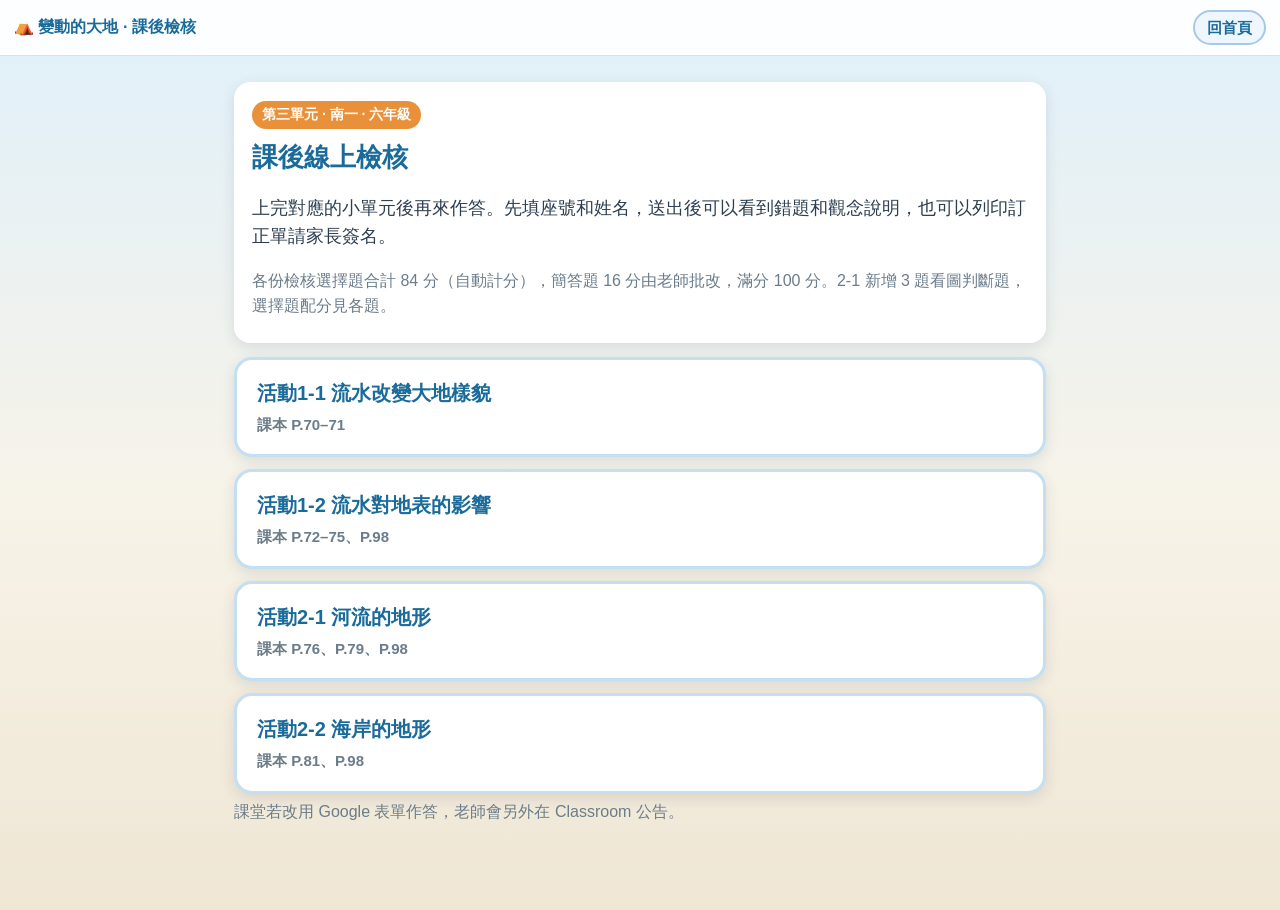
<file: unit3/quiz/index.html>
<!DOCTYPE html>
<html lang="zh-Hant">
<head>
<meta charset="UTF-8">
<meta name="viewport" content="width=device-width, initial-scale=1">
<title>第三單元 課後檢核</title>
<link rel="stylesheet" href="quiz.css">
</head>
<body>
<header class="topbar">
  <a class="brand" href="../index.html">⛺ 變動的大地 · 課後檢核</a>
  <a class="chip" href="../../index.html" style="text-decoration:none">回首頁</a>
</header>
<main class="wrap">
  <div class="hero">
    <span class="badge">第三單元 · 南一 · 六年級</span>
    <h1>課後線上檢核</h1>
    <p>上完對應的小單元後再來作答。先填座號和姓名，送出後可以看到錯題和觀念說明，也可以列印訂正單請家長簽名。</p>
    <p class="hint">各份檢核選擇題合計 84 分（自動計分），簡答題 16 分由老師批改，滿分 100 分。2-1 新增 3 題看圖判斷題，選擇題配分見各題。</p>
  </div>
  <div class="quiz-list">
    <a class="card-link" href="1-1.html">活動1-1 流水改變大地樣貌<span>課本 P.70–71</span></a>
    <a class="card-link" href="1-2.html">活動1-2 流水對地表的影響<span>課本 P.72–75、P.98</span></a>
    <a class="card-link" href="2-1.html">活動2-1 河流的地形<span>課本 P.76、P.79、P.98</span></a>
    <a class="card-link" href="2-2.html">活動2-2 海岸的地形<span>課本 P.81、P.98</span></a>
  </div>
  <p class="hint">課堂若改用 Google 表單作答，老師會另外在 Classroom 公告。</p>
</main>
</body>
</html>
</file>
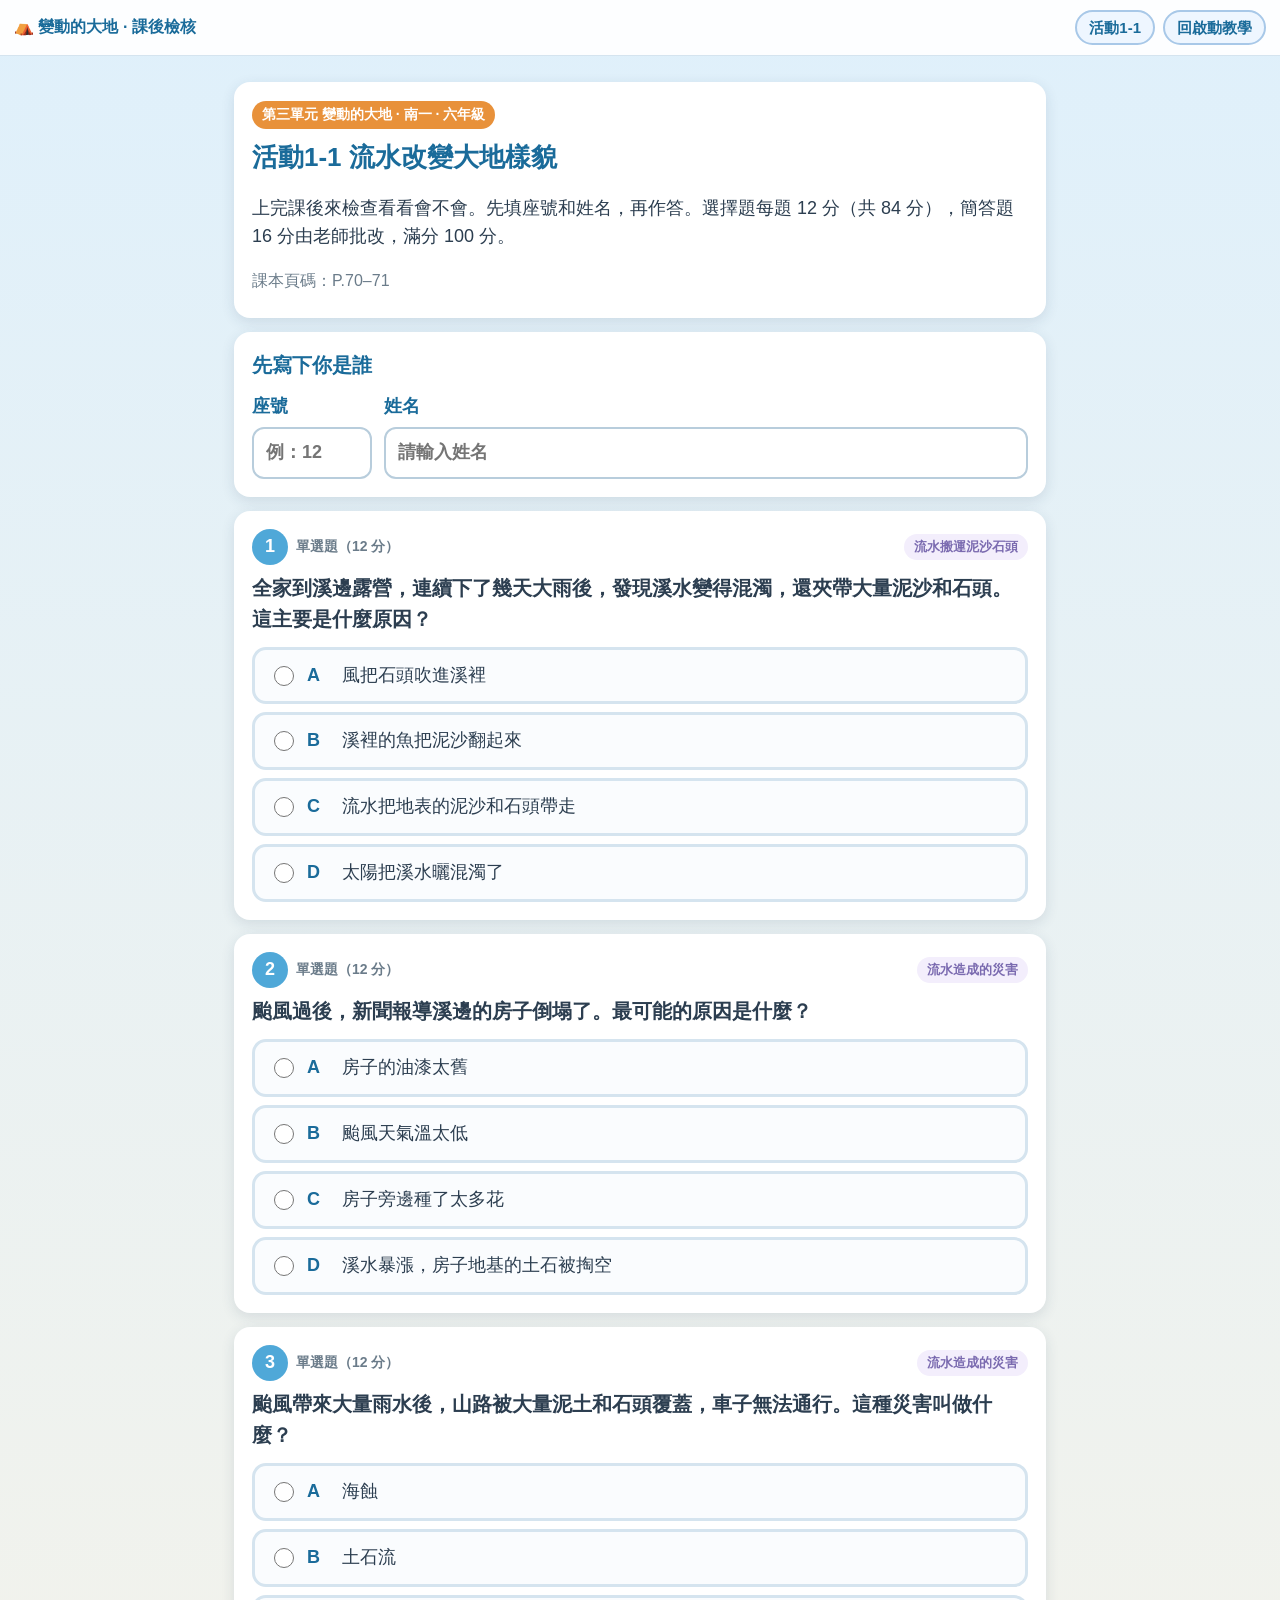
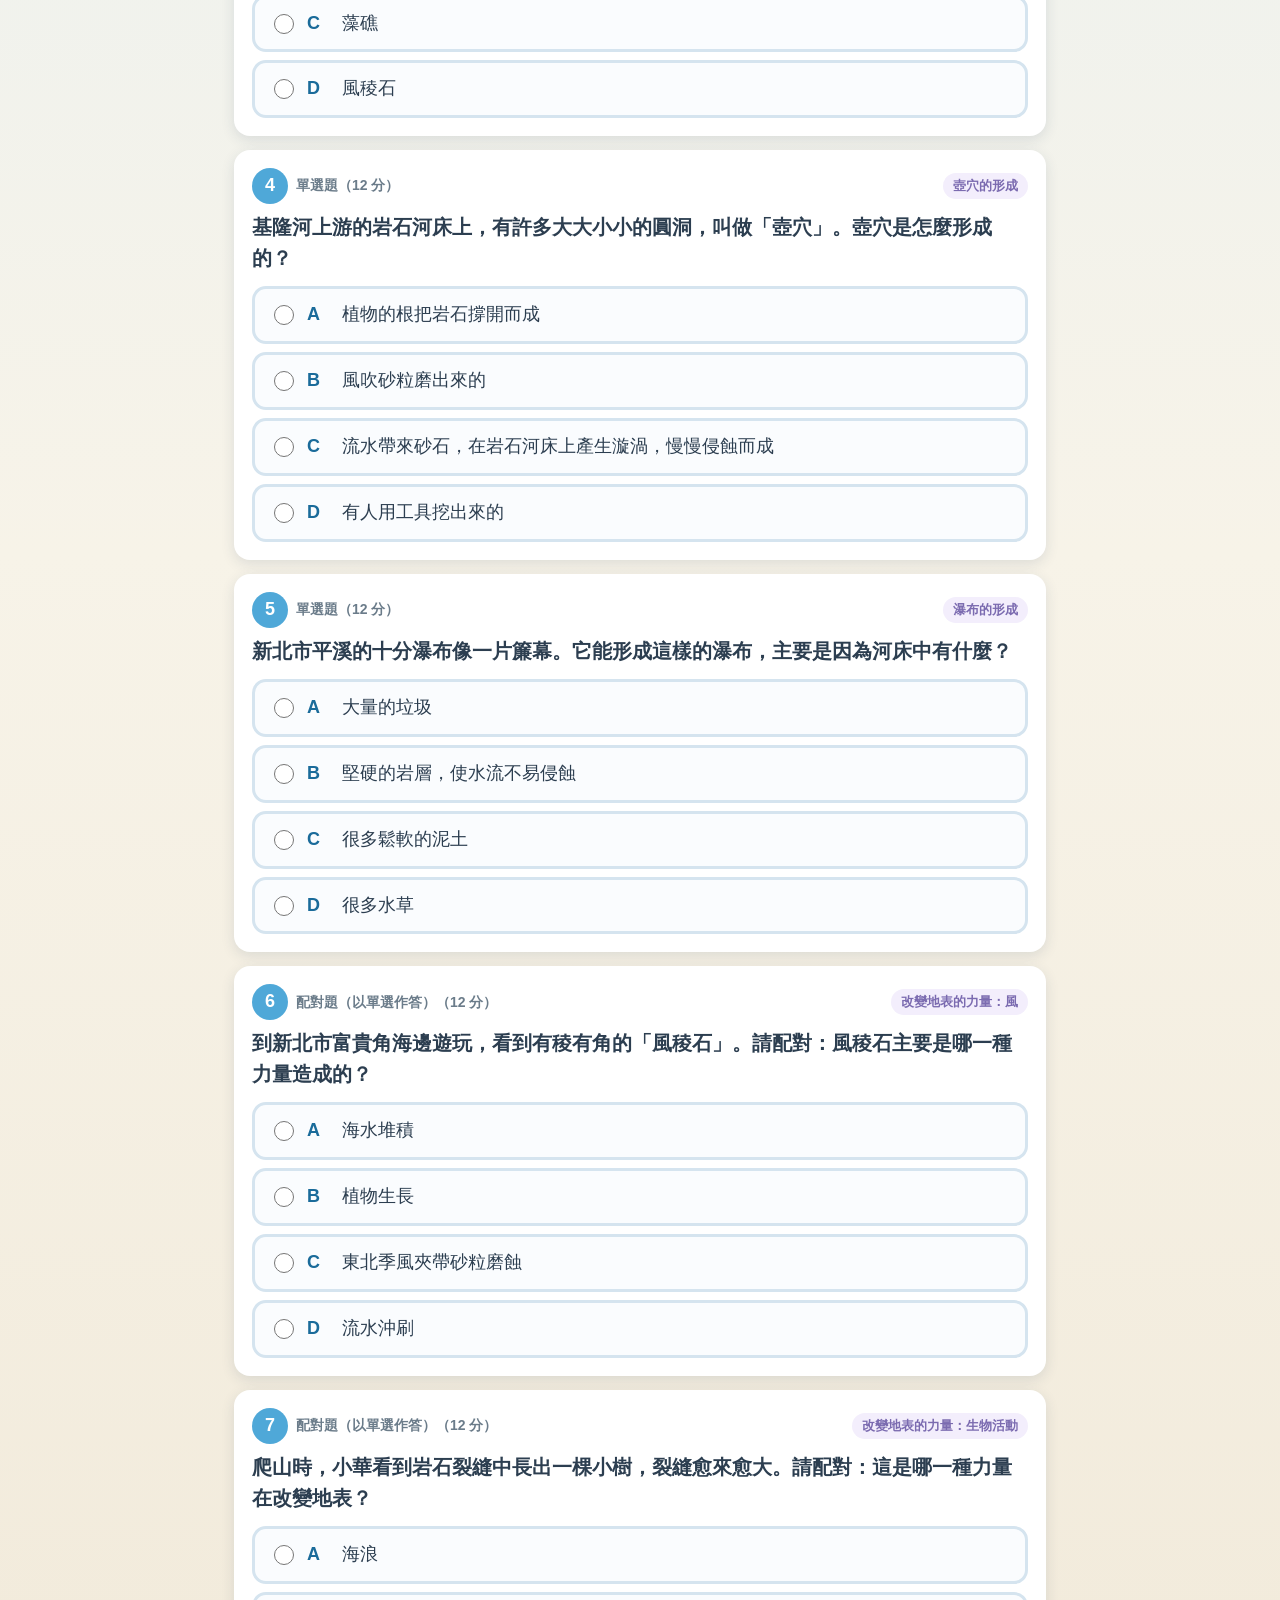
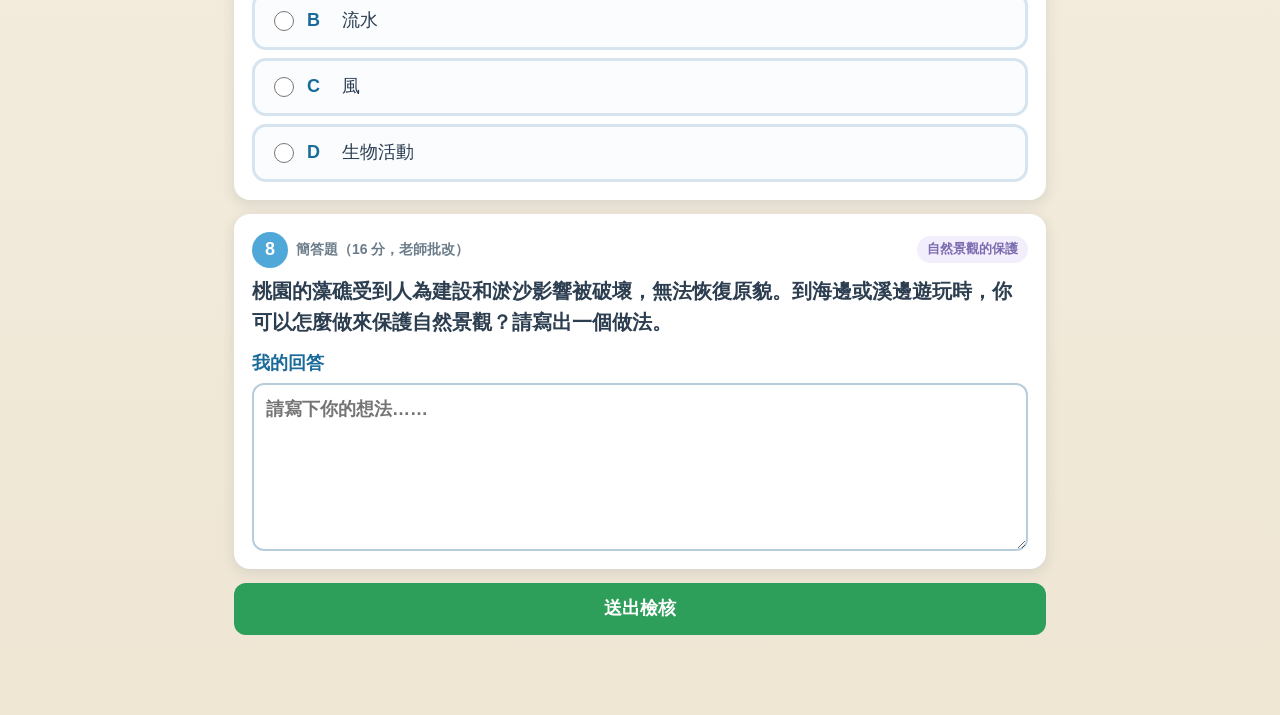
<file: unit3/quiz/1-1.html>
<!DOCTYPE html>
<html lang="zh-Hant">
<head>
<meta charset="UTF-8">
<meta name="viewport" content="width=device-width, initial-scale=1">
<title>活動1-1 流水改變大地樣貌 · 課後檢核</title>
<link rel="stylesheet" href="quiz.css">
</head>
<body>
<header class="topbar no-print">
  <a class="brand" href="index.html">⛺ 變動的大地 · 課後檢核</a>
  <span class="chip">活動1-1</span>
  <a class="chip" href="../index.html" style="text-decoration:none">回啟動教學</a>
</header>
<main class="wrap" id="app"></main>
<script>window.QUIZ_ID = "1-1";</script>
<script src="questions.js"></script>
<script src="quiz.js"></script>
</body>
</html>
</file>
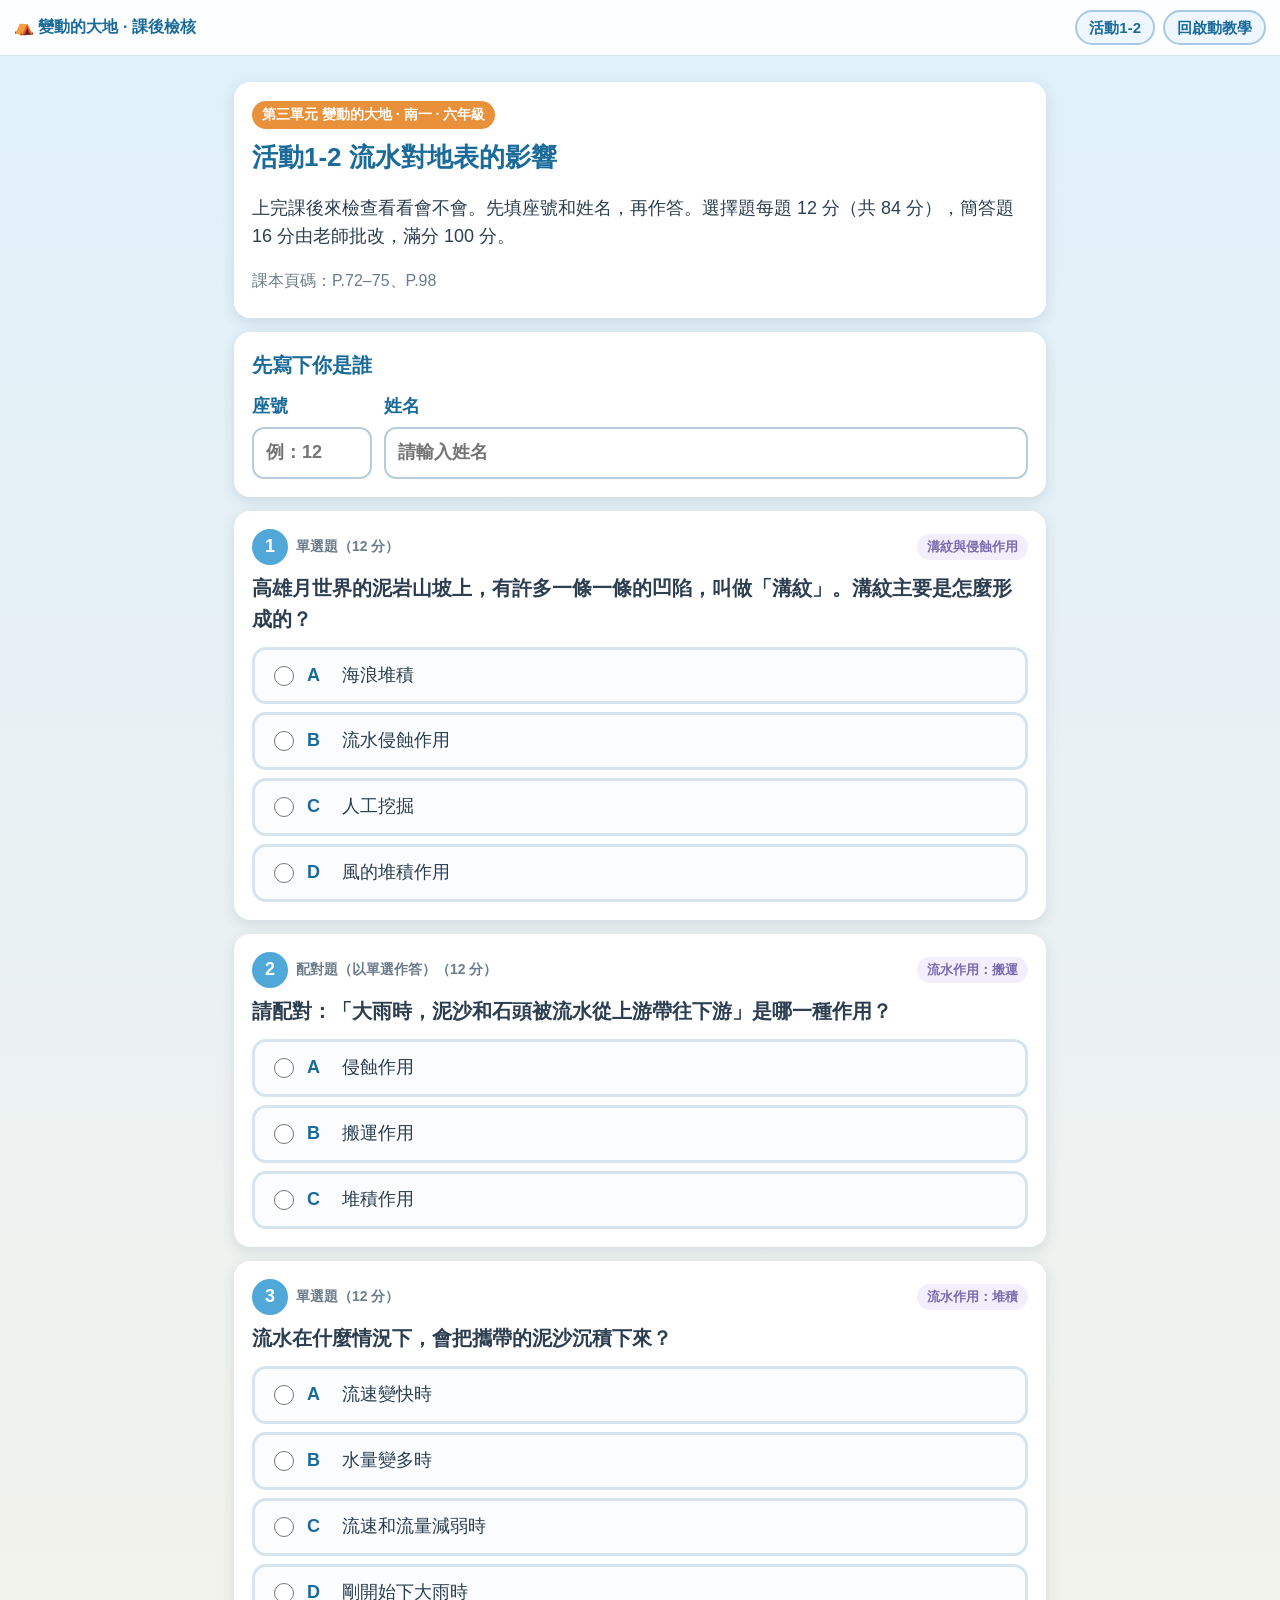
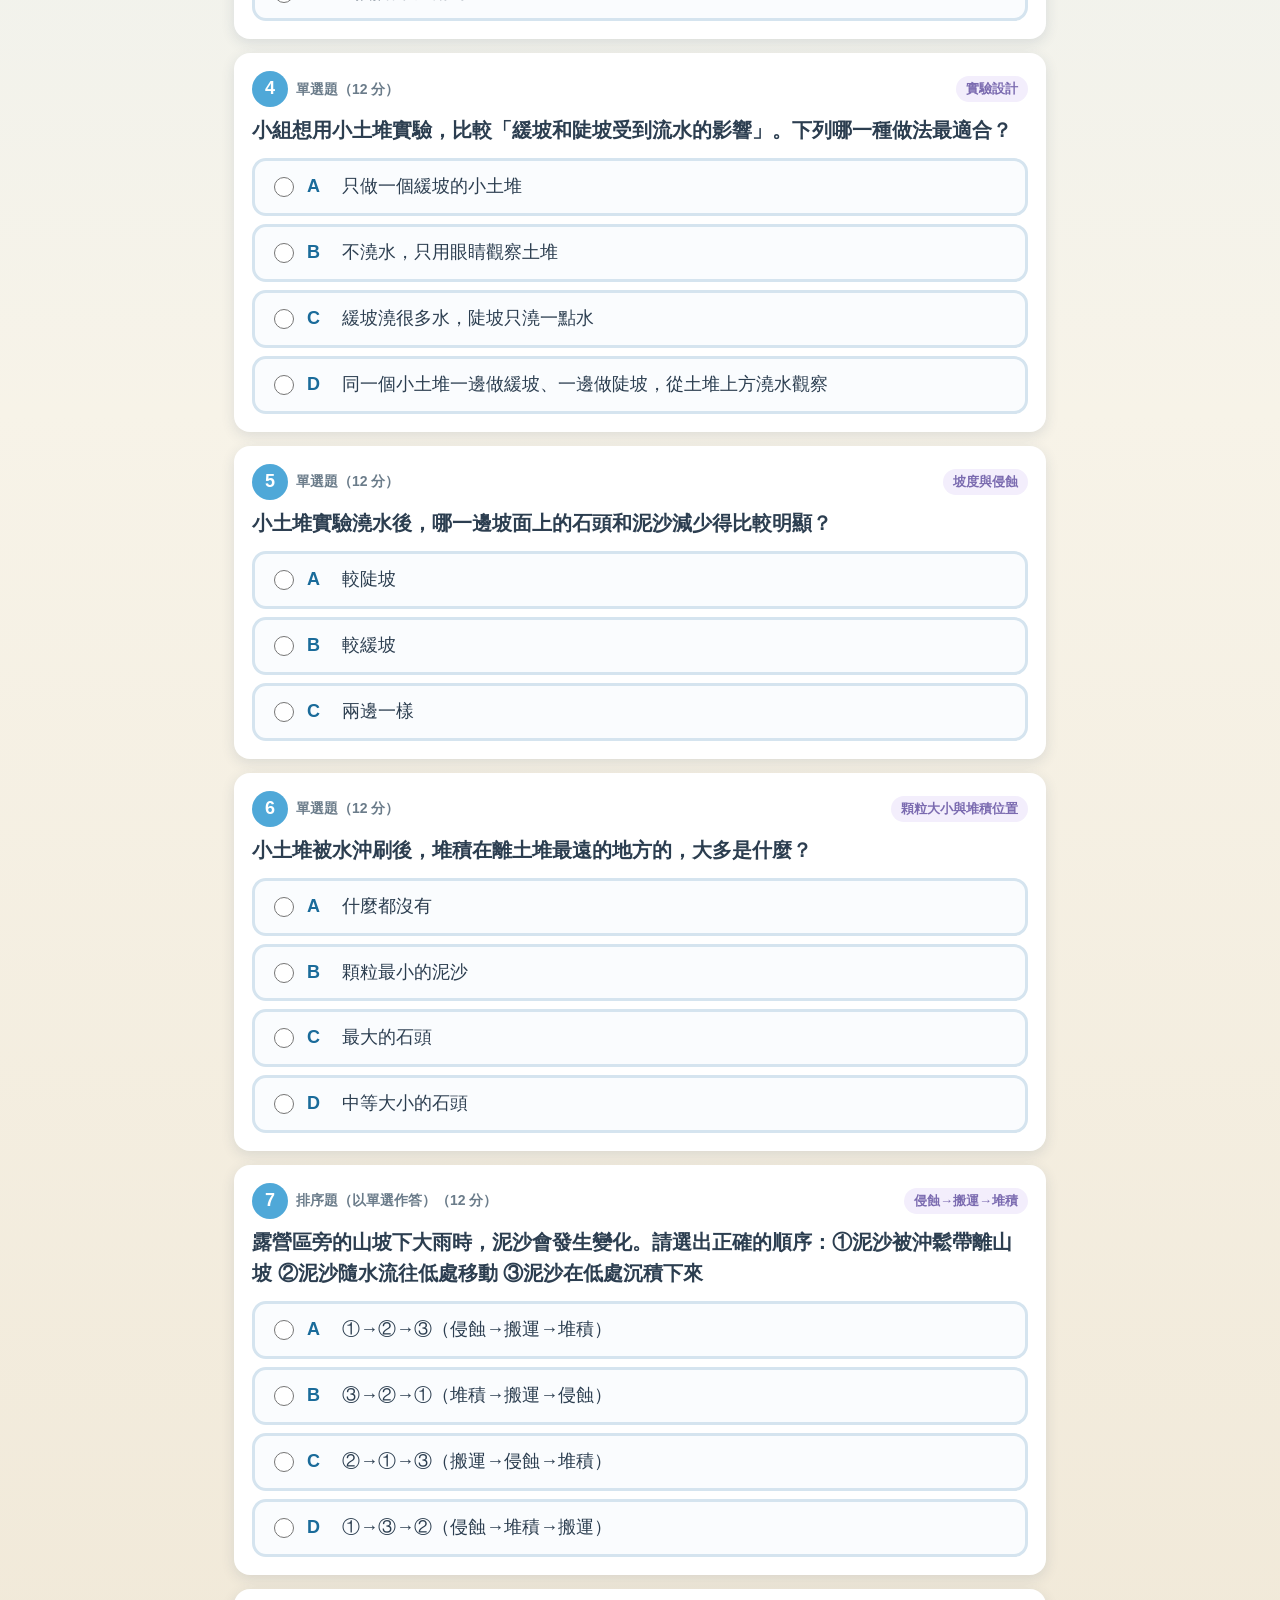
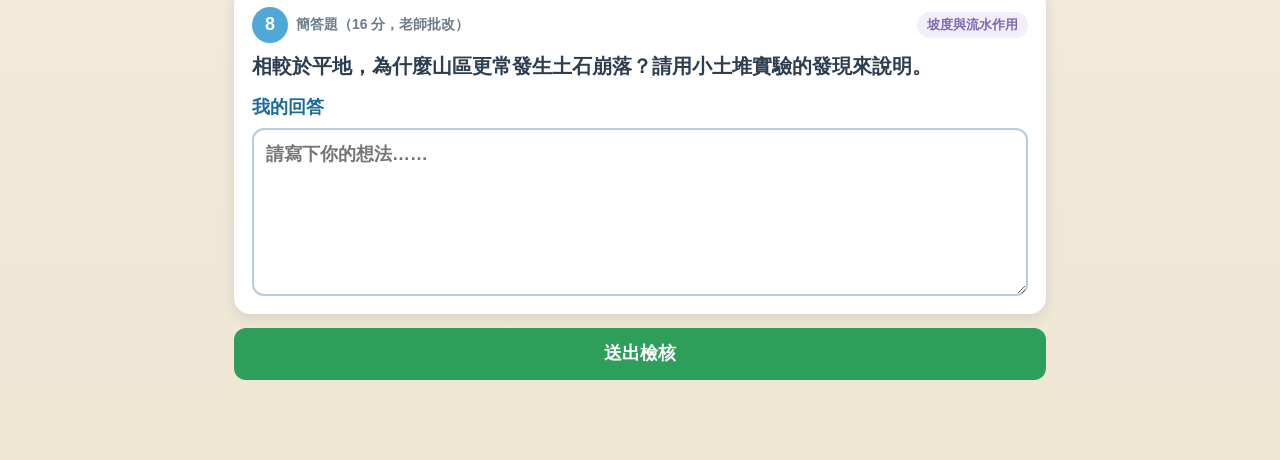
<file: unit3/quiz/1-2.html>
<!DOCTYPE html>
<html lang="zh-Hant">
<head>
<meta charset="UTF-8">
<meta name="viewport" content="width=device-width, initial-scale=1">
<title>活動1-2 流水對地表的影響 · 課後檢核</title>
<link rel="stylesheet" href="quiz.css">
</head>
<body>
<header class="topbar no-print">
  <a class="brand" href="index.html">⛺ 變動的大地 · 課後檢核</a>
  <span class="chip">活動1-2</span>
  <a class="chip" href="../index.html" style="text-decoration:none">回啟動教學</a>
</header>
<main class="wrap" id="app"></main>
<script>window.QUIZ_ID = "1-2";</script>
<script src="questions.js"></script>
<script src="quiz.js"></script>
</body>
</html>
</file>
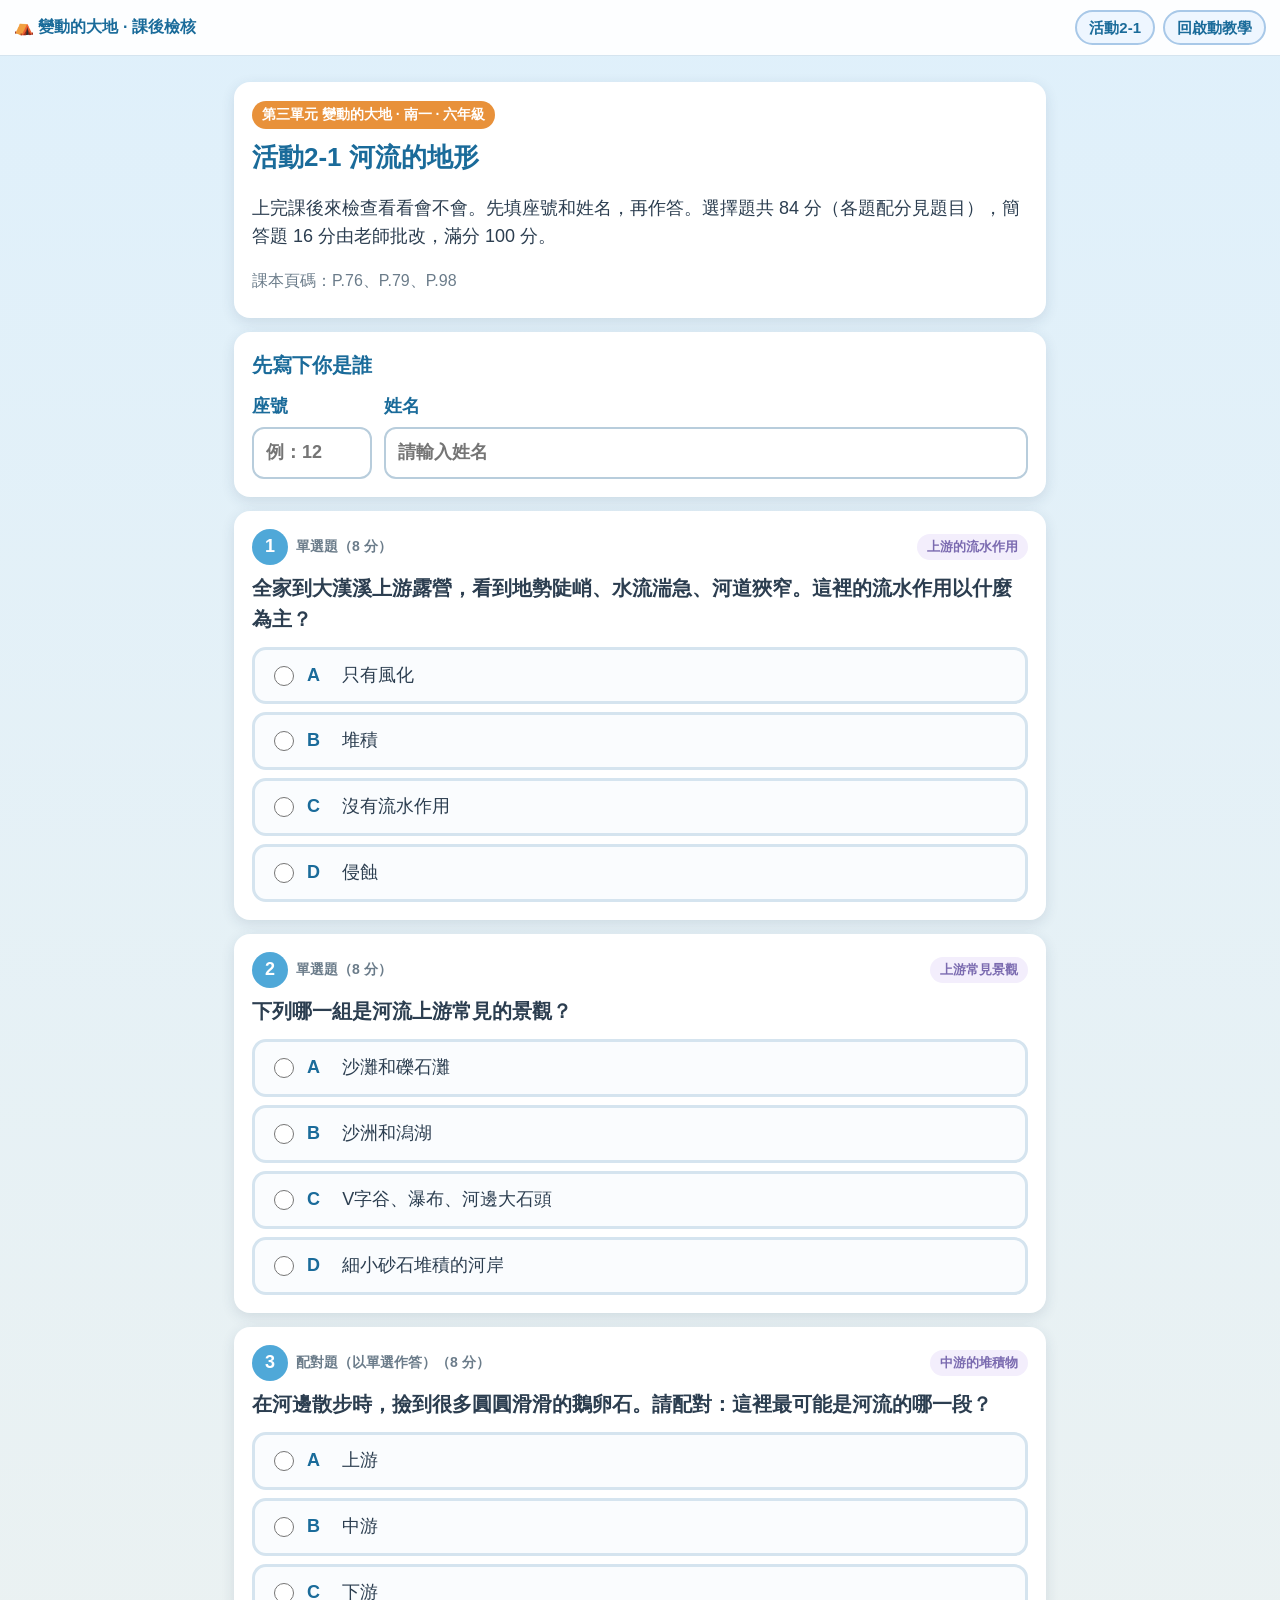
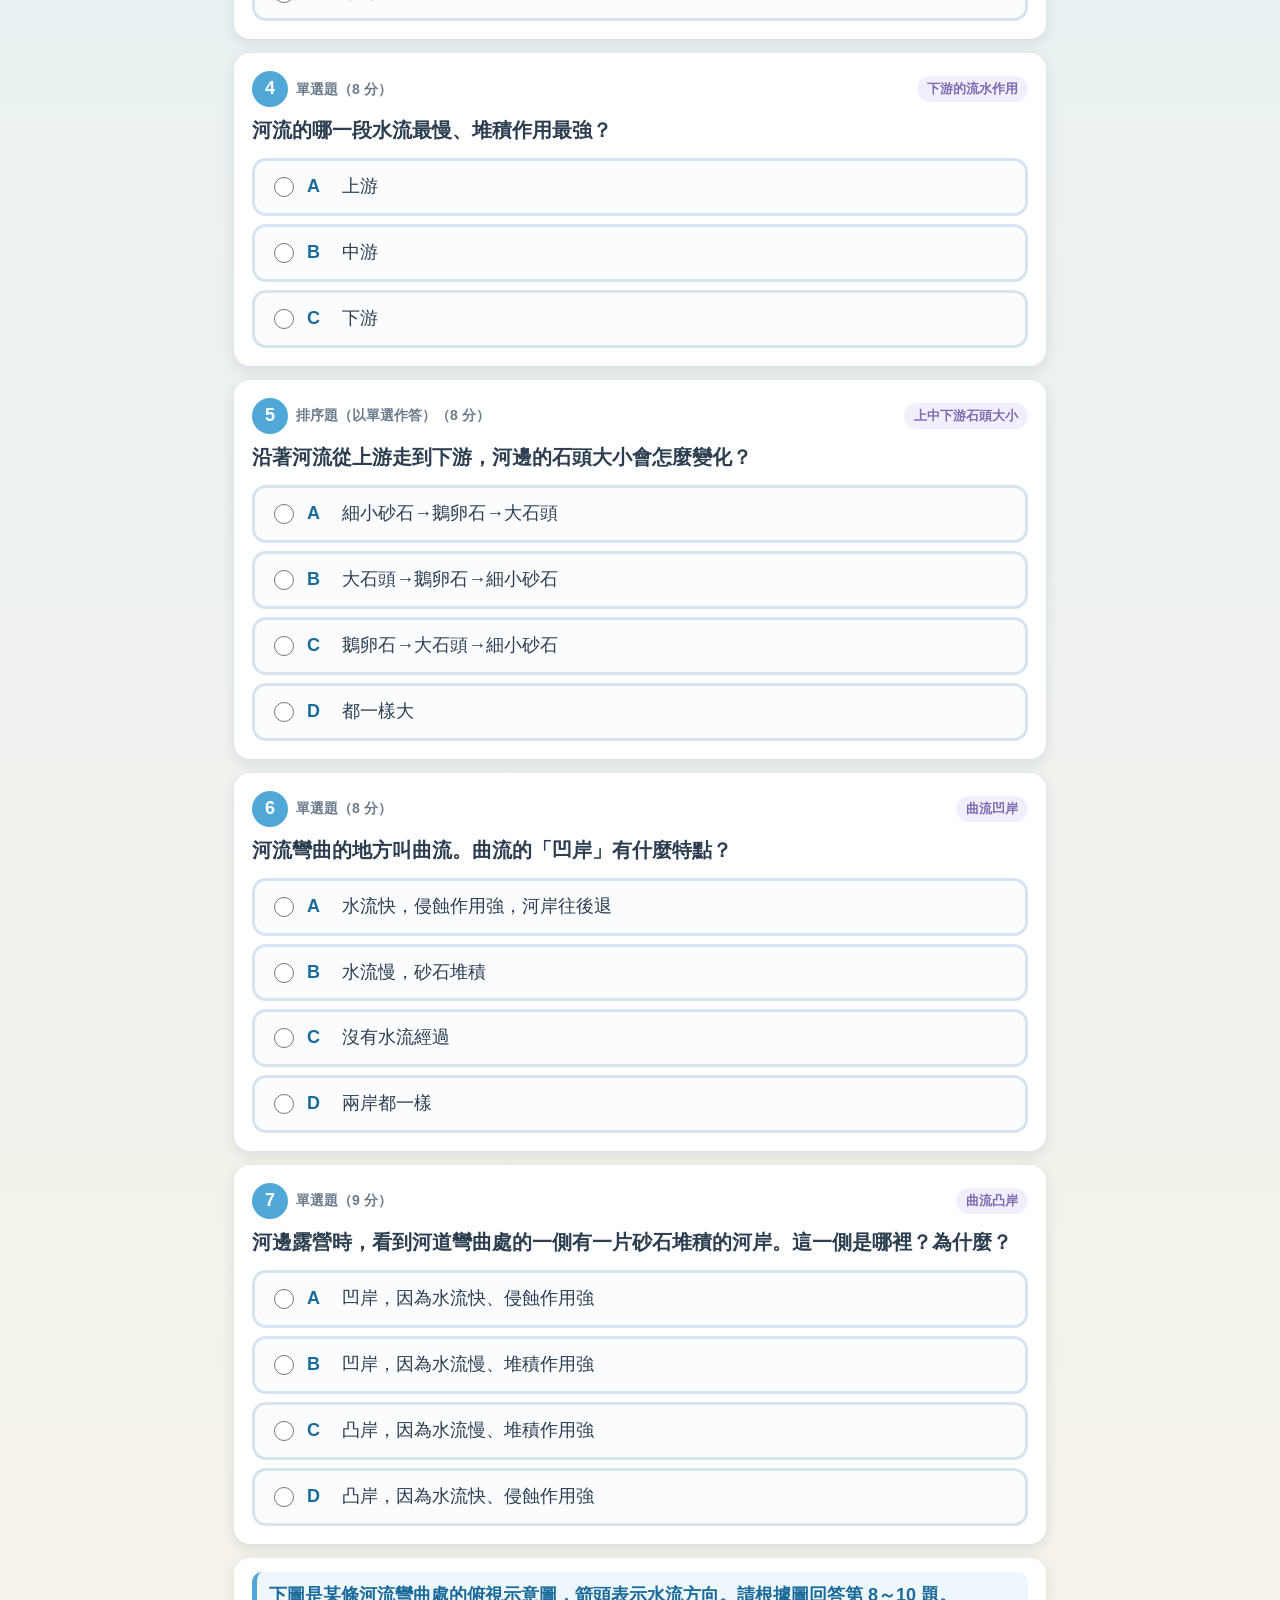
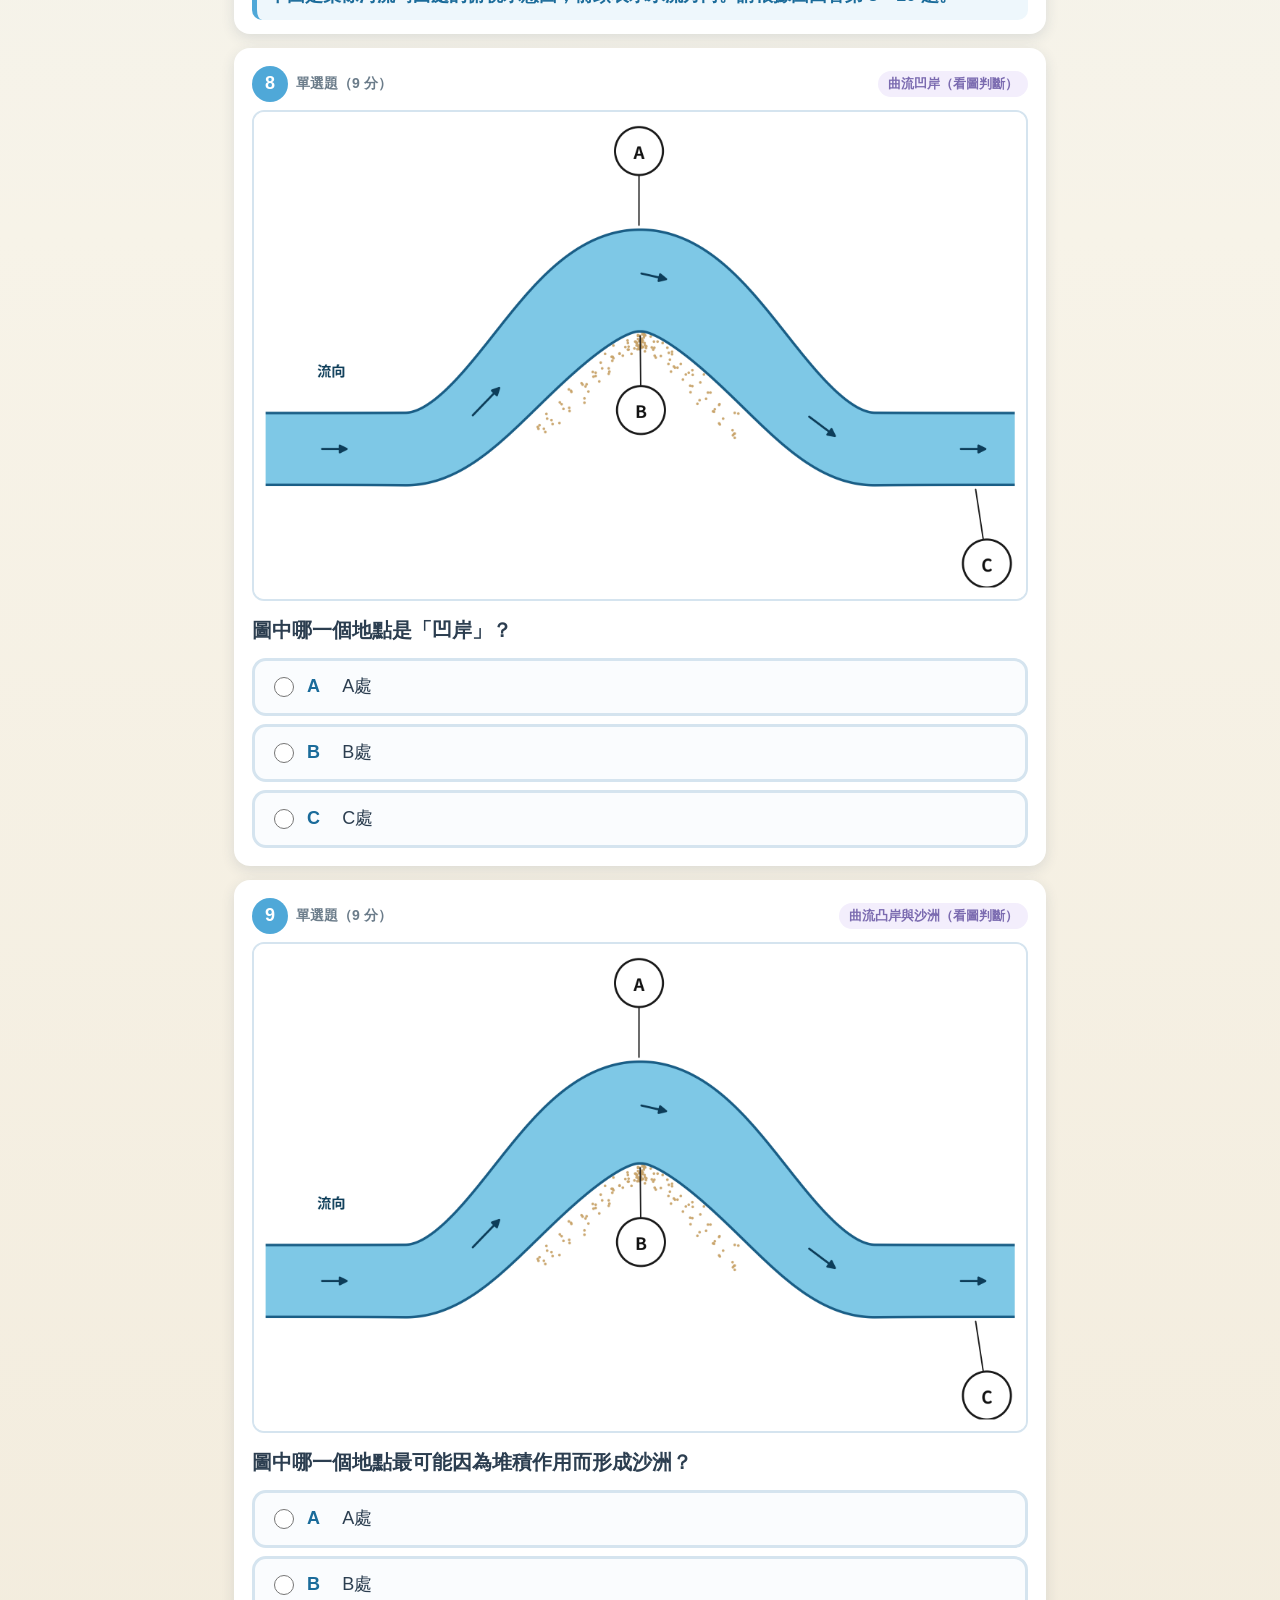
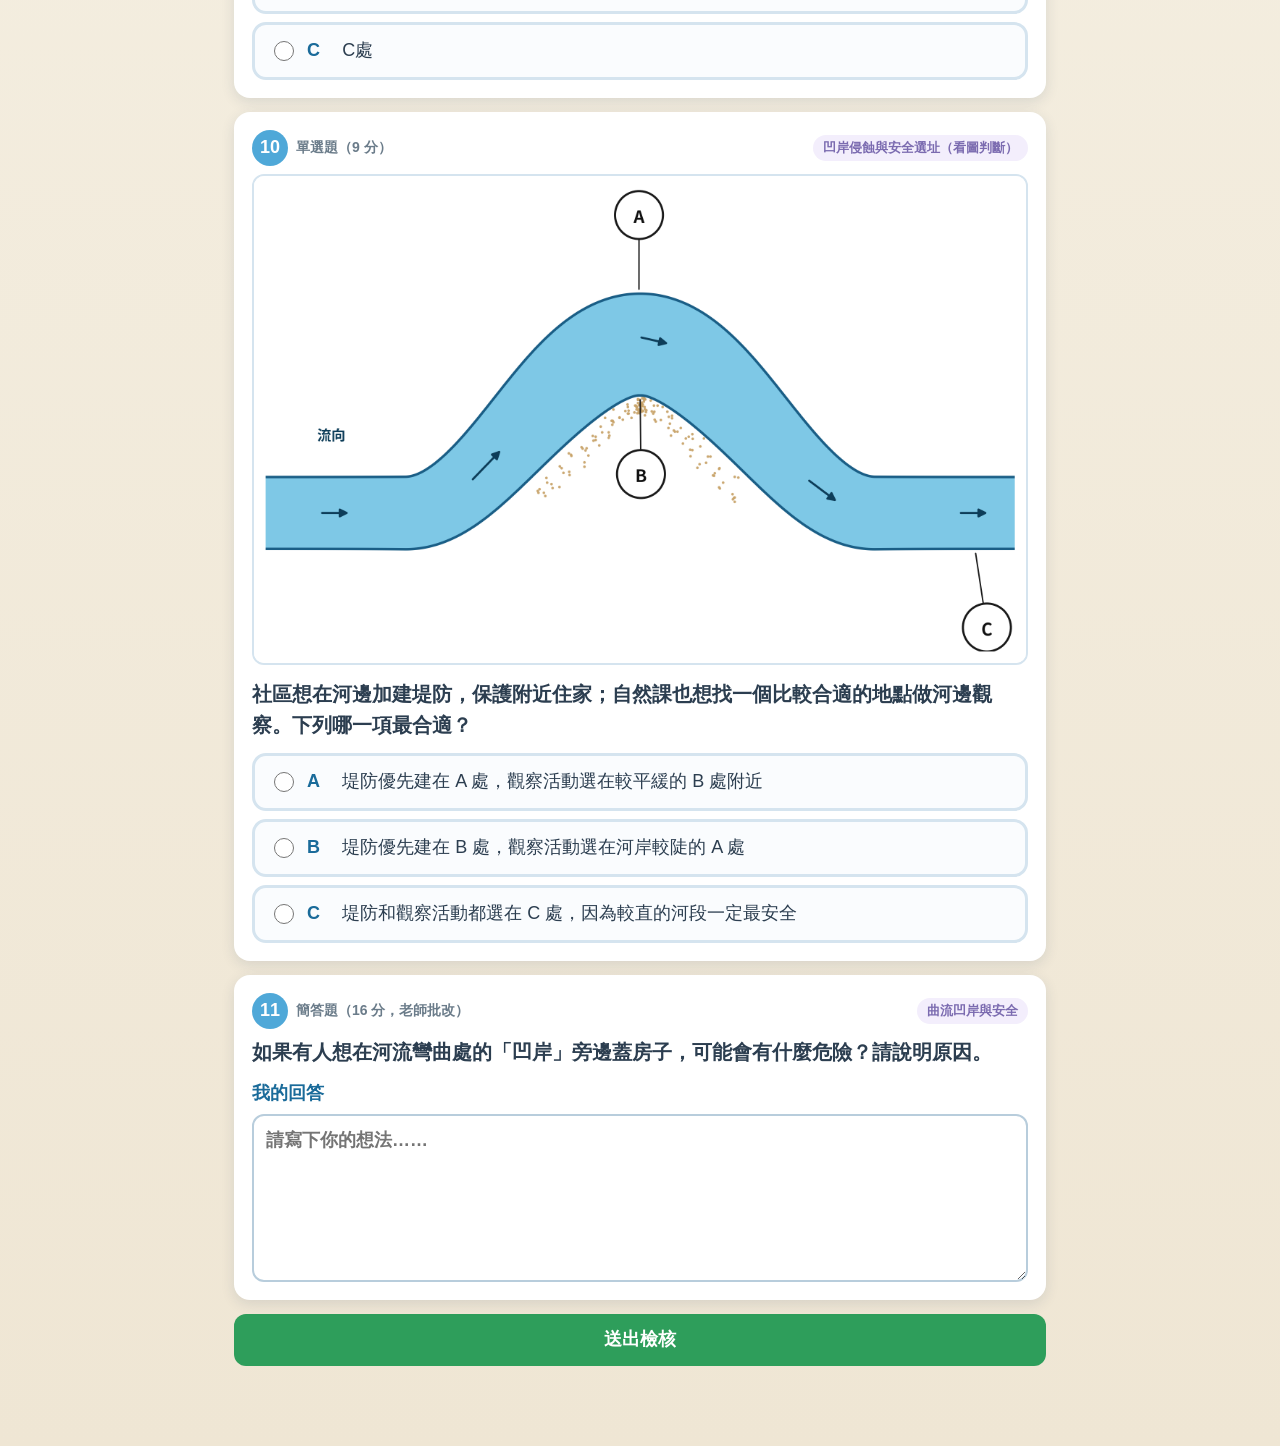
<file: unit3/quiz/2-1.html>
<!DOCTYPE html>
<html lang="zh-Hant">
<head>
<meta charset="UTF-8">
<meta name="viewport" content="width=device-width, initial-scale=1">
<title>活動2-1 河流的地形 · 課後檢核</title>
<link rel="stylesheet" href="quiz.css">
</head>
<body>
<header class="topbar no-print">
  <a class="brand" href="index.html">⛺ 變動的大地 · 課後檢核</a>
  <span class="chip">活動2-1</span>
  <a class="chip" href="../index.html" style="text-decoration:none">回啟動教學</a>
</header>
<main class="wrap" id="app"></main>
<script>window.QUIZ_ID = "2-1";</script>
<script src="questions.js"></script>
<script src="quiz.js"></script>
</body>
</html>
</file>
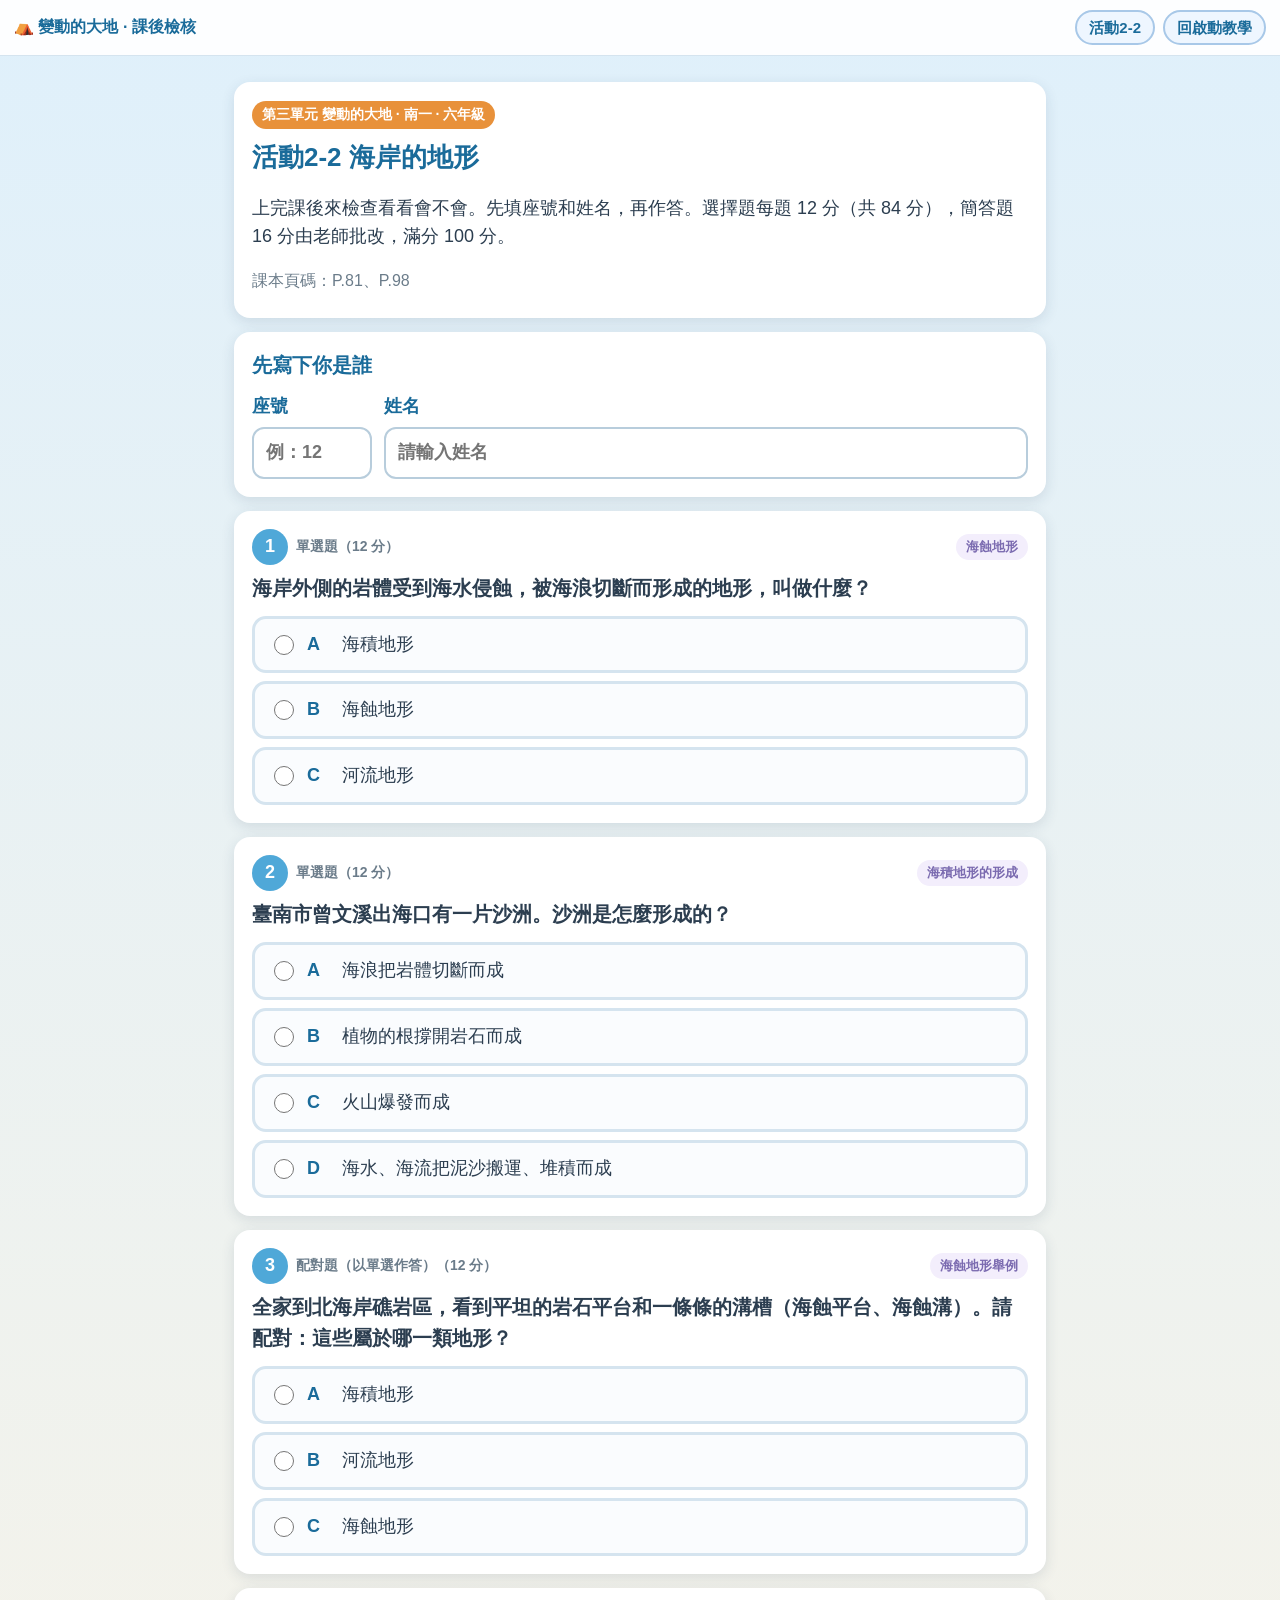
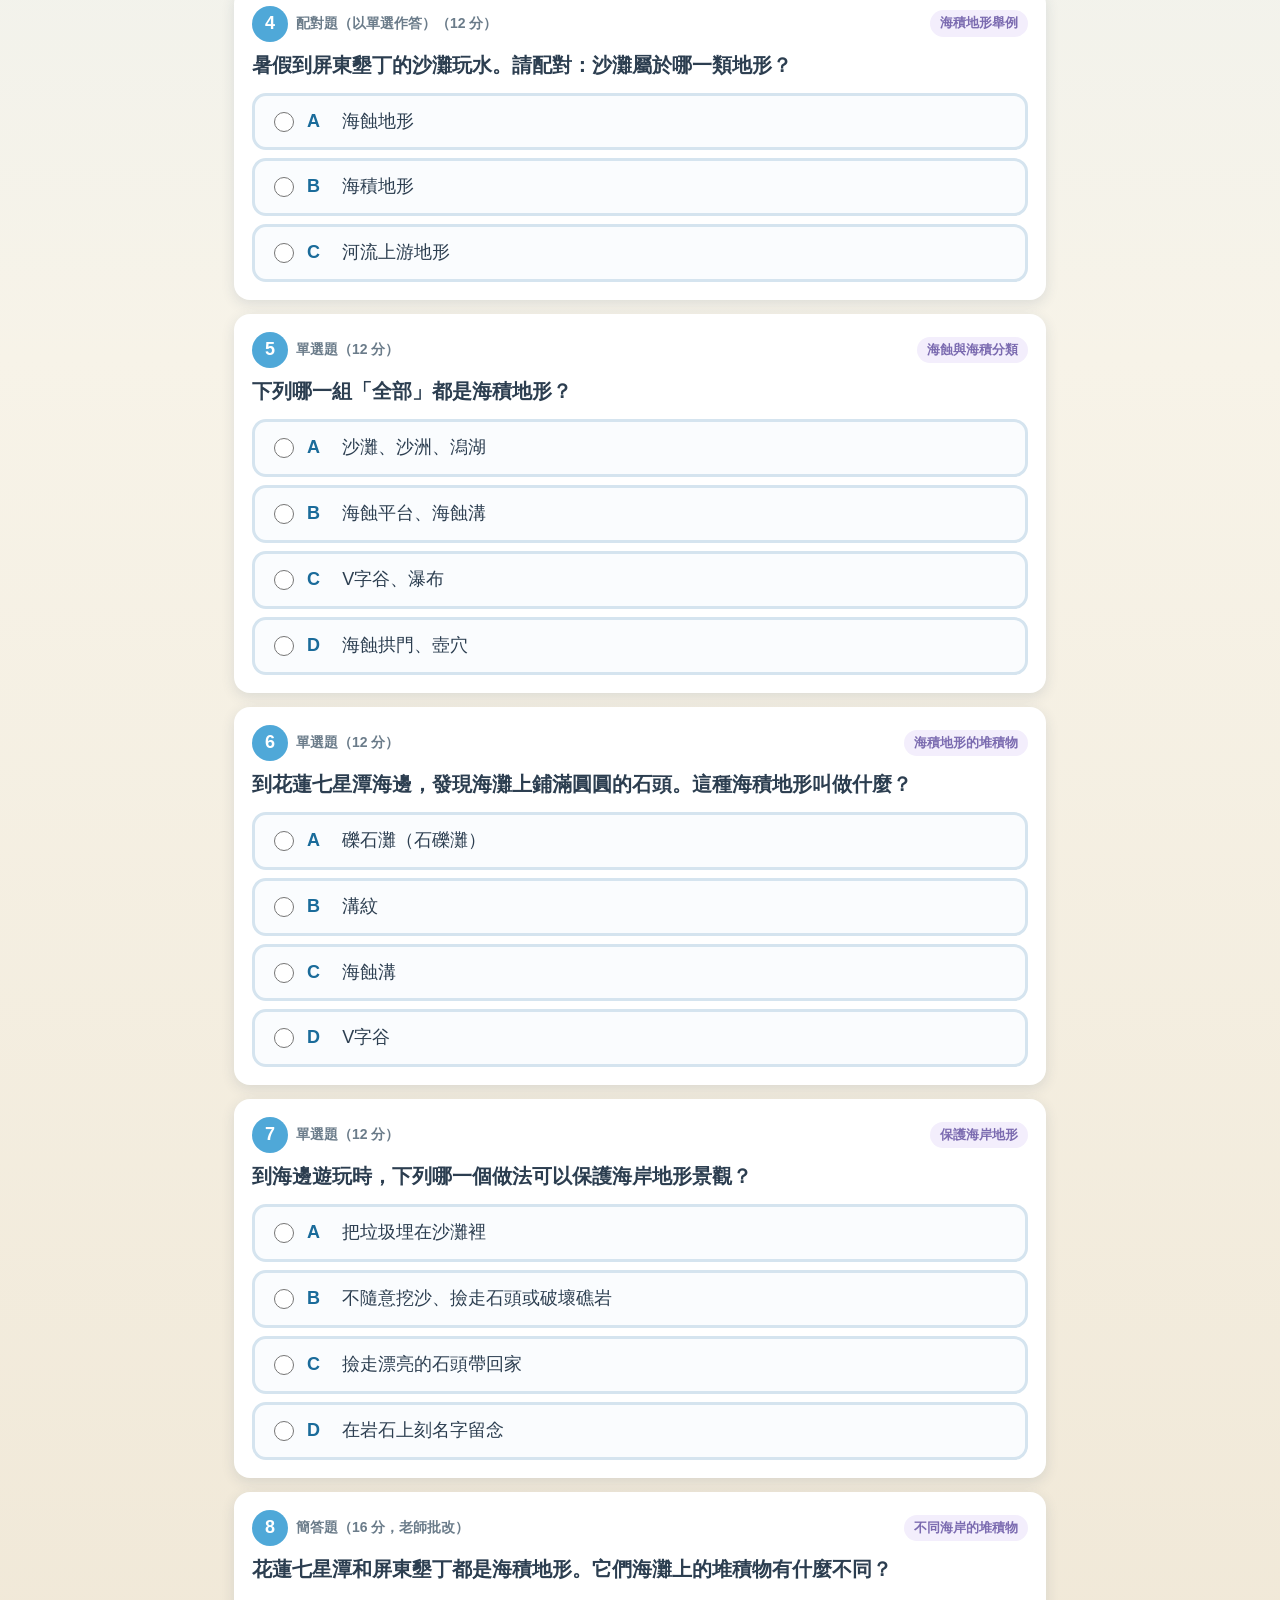
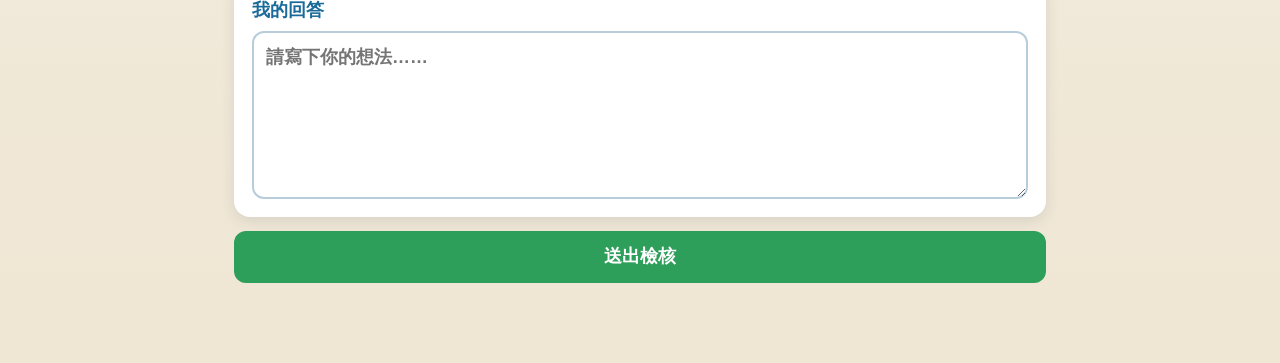
<file: unit3/quiz/2-2.html>
<!DOCTYPE html>
<html lang="zh-Hant">
<head>
<meta charset="UTF-8">
<meta name="viewport" content="width=device-width, initial-scale=1">
<title>活動2-2 海岸的地形 · 課後檢核</title>
<link rel="stylesheet" href="quiz.css">
</head>
<body>
<header class="topbar no-print">
  <a class="brand" href="index.html">⛺ 變動的大地 · 課後檢核</a>
  <span class="chip">活動2-2</span>
  <a class="chip" href="../index.html" style="text-decoration:none">回啟動教學</a>
</header>
<main class="wrap" id="app"></main>
<script>window.QUIZ_ID = "2-2";</script>
<script src="questions.js"></script>
<script src="quiz.js"></script>
</body>
</html>
</file>
<file: egypt/style.css>
:root{
  --paper:#fbf3ec; --paper2:#f4ece4; --ink:#3d3431; --accent:#DB6A41; --accent-d:#a5442a;
  --sea:#cfe2e2; --sea2:#e6f1f1; --gold:#f5d33a; --green:#3d7a52; --blue:#3e7c8c;
  --hex:min(30vw,31dvh,260px);
  --r:22px;
}
*{box-sizing:border-box;-webkit-tap-highlight-color:transparent}
html,body{margin:0;height:100%;overflow:hidden;background:var(--paper);color:var(--ink);
  font-family:"Noto Sans TC","PingFang TC","Microsoft JhengHei",system-ui,sans-serif;touch-action:manipulation}
body{background:
  radial-gradient(circle at 20% 10%,#fff6ec 0,transparent 40%),
  radial-gradient(circle at 90% 90%,#f2e5dc 0,transparent 45%),var(--paper)}
button{font:inherit;color:inherit;cursor:pointer;border:0}
#app{position:fixed;inset:0;padding:env(safe-area-inset-top) env(safe-area-inset-right) env(safe-area-inset-bottom) env(safe-area-inset-left)}
.view{position:absolute;inset:0;display:none;flex-direction:column;animation:fade .25s ease}
.view.active{display:flex}
@keyframes fade{from{opacity:0;transform:translateY(8px)}to{opacity:1;transform:none}}

/* ---------- 首頁 ---------- */
.top{position:relative;text-align:center;padding:12px 12px 0}
.top h1{margin:0;font-size:clamp(30px,6vw,52px);letter-spacing:.06em;color:var(--accent-d);
  text-shadow:0 3px 0 #fff,0 6px 12px #db6a4133}
.sun{display:inline-block;animation:spin 12s linear infinite;margin-right:.15em}
@keyframes spin{to{transform:rotate(360deg)}}
.sub{margin:2px 0 0;font-size:clamp(18px,3.2vw,26px);color:#7a5a4a;font-weight:700}
.parent-btn{position:absolute;right:12px;top:12px;background:#fff8f4;border:2px solid #e3d5ca;border-radius:999px;padding:8px 14px;font-size:15px;color:#7a6a60}
.sea{position:relative;flex:1;min-height:0;margin:8px 10px 0;border-radius:40px;overflow:hidden;
  perspective:1500px;perspective-origin:50% 30%;touch-action:none;cursor:grab;
  background:radial-gradient(ellipse at 50% 38%,#f6fbfb 0,#e3f0f0 55%,#cfe2e2 100%);
  box-shadow:inset 0 0 0 4px #fff8f4,inset 0 0 0 7px #cfe2e2aa}
.sea:active{cursor:grabbing}
.world{position:absolute;left:50%;top:47%;width:0;height:0;transform-style:preserve-3d;transform:rotateX(54deg) rotateZ(0deg);
  --T:calc(var(--hex)*.2);will-change:transform}
.water{position:absolute;left:calc(var(--hex)*-1.95);top:calc(var(--hex)*-1.5);width:calc(var(--hex)*3.9);height:calc(var(--hex)*3);
  border-radius:46% 46% 46% 46%/42% 42% 42% 42%;
  background:radial-gradient(ellipse at 50% 50%,#8ed0d6 0,#5fb4c0 60%,#4aa0b0 100%);
  box-shadow:0 0 0 calc(var(--hex)*.05) #fff,0 0 0 calc(var(--hex)*.09) #bfe0e4;transform:translateZ(0)}
.water:after{content:"";position:absolute;inset:0;border-radius:inherit;
  background:repeating-linear-gradient(120deg,#ffffff24 0 calc(var(--hex)*.05),transparent calc(var(--hex)*.05) calc(var(--hex)*.16))}
.water.wall{transform:translateZ(calc(var(--hex)*-.09));background:#2f7f90;box-shadow:none}
.water.wall:after{display:none}
#isles3d{position:absolute;left:0;top:0;transform-style:preserve-3d}
.isl{position:absolute;left:0;top:0;transform-style:preserve-3d;
  transform:translate3d(calc(var(--hex)*var(--x)),calc(var(--hex)*var(--y)),0)}
.bob{position:absolute;left:0;top:0;transform-style:preserve-3d;animation:float 4.6s ease-in-out infinite;animation-delay:var(--d)}
@keyframes float{0%,100%{transform:translateZ(0)}50%{transform:translateZ(calc(var(--hex)*.06))}}
.hexp{clip-path:polygon(50% 0,100% 25%,100% 75%,50% 100%,0 75%,0 25%)}
.face,.foam,.shade{position:absolute;left:calc(var(--hex)*-.5);top:calc(var(--hex)*-.57735);width:var(--hex);height:calc(var(--hex)*1.1547)}
.face{padding:0;transform:translateZ(var(--T));background:var(--c);clip-path:polygon(50% 0,100% 25%,100% 75%,50% 100%,0 75%,0 25%);
  -webkit-appearance:none;appearance:none;outline:0}
.face .ph{position:absolute;inset:calc(var(--hex)*.035);background-size:cover;background-position:center;
  clip-path:polygon(50% 0,100% 25%,100% 75%,50% 100%,0 75%,0 25%);box-shadow:inset 0 0 0 3px #fff}
.face:active{filter:brightness(1.18) saturate(1.1)}
@media (hover:hover){.face:hover{filter:brightness(1.1)}}
.side{position:absolute;width:calc(var(--hex)*.57735 + 1px);height:var(--T);left:calc(var(--hex)*-.288675 - .5px);top:calc(var(--T)*-.5);
  background:linear-gradient(rgba(40,20,10,var(--sh)),rgba(40,20,10,var(--sh))),linear-gradient(var(--c) 0 24%,#e0c391 24% 62%,#c9a46c 62%);
  transform:translateZ(calc(var(--T)*.5)) rotateZ(var(--a)) translateY(calc(var(--hex)*.5)) rotateX(-90deg);pointer-events:none}
.shade{left:calc(var(--hex)*-.7);top:calc(var(--hex)*-.7);width:calc(var(--hex)*1.4);height:calc(var(--hex)*1.4);border-radius:50%;
  background:radial-gradient(closest-side,#134a5acc 55%,#134a5a00);transform:translateZ(2px);pointer-events:none}
.foam{left:calc(var(--hex)*-.62);top:calc(var(--hex)*-.7165);width:calc(var(--hex)*1.24);height:calc(var(--hex)*1.432);background:#ffffffaa;
  clip-path:polygon(50% 0,100% 25%,100% 75%,50% 100%,0 75%,0 25%);transform:translateZ(3px);animation:foam 3.4s ease-in-out infinite;animation-delay:var(--d);pointer-events:none}
@keyframes foam{0%,100%{transform:translateZ(3px) scale(.97)}50%{transform:translateZ(3px) scale(1.05)}}
.anc{position:absolute;left:0;top:0;width:2px;height:2px;pointer-events:none}
.overlay{position:absolute;inset:0;pointer-events:none;z-index:2}
.pin3d,.lab3d,.deco3d{position:absolute;left:0;top:0;will-change:transform}
.pin3d{font-size:clamp(30px,5.4vw,52px);line-height:1;margin:calc(clamp(30px,5.4vw,52px)*-.5) 0 0 calc(clamp(30px,5.4vw,52px)*-.5);filter:drop-shadow(0 4px 3px #0005);animation:pinb 2.4s ease-in-out infinite}
.pin3d i{position:absolute;right:-.3em;top:-.3em;font-size:.55em;font-style:normal}
@keyframes pinb{50%{margin-top:calc(clamp(30px,5.4vw,52px)*-.5 - 6px)}}
.lab3d{display:flex;flex-direction:column;align-items:center;gap:0;transform-origin:0 0;margin:-6px 0 0 0;white-space:nowrap}
.lab3d b,.lab3d small{position:relative;left:-50%}
.lab3d b{background:var(--c);color:#fff;border:3px solid #fff;border-radius:999px;padding:2px 14px;font-size:clamp(17px,3vw,28px);font-weight:900;
  box-shadow:0 4px 0 #0003;text-shadow:0 2px 2px #0004;line-height:1.25}
.lab3d small{background:#fff;color:var(--c);border-radius:999px;padding:0 10px;font-size:clamp(13px,2vw,18px);font-weight:900;margin-top:2px;box-shadow:0 2px 0 #0002}
.deco3d{font-size:clamp(34px,6vw,56px);line-height:1;margin:calc(clamp(34px,6vw,56px)*-.7) 0 0 calc(clamp(34px,6vw,56px)*-.5);filter:drop-shadow(0 4px 3px #0004);animation:bob 4s ease-in-out infinite}
@keyframes bob{50%{margin-top:calc(clamp(34px,6vw,56px)*-.7 - 7px)}}
.mascot-wrap{position:absolute;left:10px;bottom:84px;display:flex;align-items:flex-end;gap:6px;pointer-events:none;z-index:3}
.mascot-btn{pointer-events:auto;width:clamp(86px,15vw,130px);height:clamp(86px,15vw,130px);background:none;padding:0;animation:bounce 2.6s ease-in-out infinite}
@keyframes bounce{50%{transform:translateY(-6px)}}
.bubble{pointer-events:none;background:#fff;border:3px solid var(--accent);border-radius:20px;padding:8px 12px;font-weight:800;
  font-size:clamp(15px,2.4vw,20px);max-width:min(52vw,260px);margin-bottom:34px;position:relative;line-height:1.35;box-shadow:0 4px 0 #db6a4133}
.bubble:before{content:"";position:absolute;left:-12px;bottom:14px;border:8px solid transparent;border-right:12px solid var(--accent);border-left:0}
.dock{display:flex;gap:12px;justify-content:center;padding:10px 12px 12px}
.dock-btn{position:relative;display:flex;flex-direction:column;align-items:center;justify-content:center;gap:0;background:var(--accent);color:#fff;border-radius:26px;
  padding:6px 18px 8px;font-size:clamp(18px,2.8vw,24px);font-weight:900;box-shadow:0 5px 0 var(--accent-d);min-width:clamp(96px,22vw,150px);min-height:76px;line-height:1.15}
.dock-btn:active{transform:translateY(3px);box-shadow:0 2px 0 var(--accent-d)}
.dock-btn .ico{font-size:1.5em;line-height:1.1}
.dock-btn .chip{position:absolute;right:-4px;top:-8px;box-shadow:0 2px 0 #0002;border:2px solid var(--accent)}
.chip{background:#fff;color:var(--accent-d);border-radius:999px;font-size:.62em;padding:2px 10px}

/* ---------- 共用頂欄 ---------- */
.card-top{display:flex;align-items:center;justify-content:space-between;padding:10px 12px;gap:8px}
.round{width:60px;height:60px;border-radius:50%;background:#fff;border:3px solid #e3d5ca;font-size:28px;box-shadow:0 4px 0 #e3d5ca;flex:none}
.round:active{transform:translateY(2px)}
.view-title{margin:0;font-size:clamp(24px,4.5vw,36px);color:var(--accent-d)}
.island-tag{font-weight:900;font-size:clamp(18px,3vw,26px);color:#fff;background:var(--c,var(--accent));padding:8px 16px;border-radius:999px;white-space:nowrap}
.dots{display:flex;gap:8px;flex-wrap:wrap;justify-content:center;flex:1}
.dots i{width:14px;height:14px;border-radius:50%;background:#e3d5ca;display:block}
.dots i.on{background:var(--c,var(--accent));transform:scale(1.35)}
.dots i.seen{background:#b9d9c3}

/* ---------- 展品卡 ---------- */
.photo-box{position:relative;flex:1;min-height:0;margin:0 12px;border-radius:28px;background:#2e2724;display:flex;align-items:center;justify-content:center;
  overflow:hidden;box-shadow:0 0 0 6px #fff,0 8px 0 6px #e3d5ca}
.photo-box img{max-width:100%;max-height:100%;object-fit:contain;animation:fade .3s}
.card-body{padding:14px 18px 4px;text-align:center}
.card-body h2{margin:0;font-size:clamp(28px,5.5vw,46px);color:var(--accent-d)}
.card-body p{margin:6px auto 0;font-size:clamp(22px,3.8vw,34px);line-height:1.45;font-weight:700;max-width:900px}
.card-actions{display:flex;gap:10px;justify-content:center;padding:8px 12px 14px}
.big{min-width:76px;height:76px;border-radius:24px;background:#fff;border:3px solid #e3d5ca;box-shadow:0 5px 0 #e3d5ca;font-size:32px;padding:0 18px;font-weight:900}
.big:active{transform:translateY(3px);box-shadow:0 2px 0 #e3d5ca}
.big.say{background:var(--accent);color:#fff;border-color:var(--accent-d);box-shadow:0 5px 0 var(--accent-d);font-size:clamp(22px,3.4vw,30px);flex:1;max-width:280px}
.big.say.talking{animation:pulse .7s infinite}
@keyframes pulse{50%{transform:scale(1.05)}}
.big.fav.on{background:#ffe3e3;border-color:#e98a8a}
@media (max-height:620px){.card-body p{font-size:20px}.card-body h2{font-size:24px}.big{height:60px}.round{width:48px;height:48px;font-size:22px}}

/* ---------- 遊戲 ---------- */
.passport{display:flex;gap:6px;justify-content:center;flex-wrap:wrap;padding:4px 12px 8px}
.slot{width:clamp(40px,11vw,86px);height:clamp(40px,11vw,86px);border-radius:18px;background:#fff;border:3px dashed #d8c7b8;position:relative;padding:4px}
.slot svg{width:100%;height:100%;opacity:.18;filter:grayscale(1)}
.slot.got{border:3px solid var(--accent);background:#fff8e6}
.slot.got svg{opacity:1;filter:none}
.slot.got:after{content:"";}
.slot.pop{animation:stamp .7s cubic-bezier(.2,1.6,.4,1)}
@keyframes stamp{0%{transform:scale(2.6) rotate(-25deg);opacity:0}60%{transform:scale(.9) rotate(6deg);opacity:1}100%{transform:none}}
.game-box{flex:1;min-height:0;overflow:auto;padding:6px 14px 18px;text-align:center}
.clue{background:#fff;border:3px solid var(--accent);border-radius:26px;padding:12px 16px;margin:0 auto 12px;max-width:760px;position:relative}
.clue .q{font-size:clamp(22px,4vw,34px);font-weight:900;line-height:1.4}
.clue .hear{margin-top:6px;background:var(--accent);color:#fff;border-radius:999px;padding:8px 18px;font-size:20px;font-weight:800}
.opts{display:grid;grid-template-columns:repeat(2,1fr);gap:12px;max-width:520px;margin:0 auto}
.opt{background:#fff;border:4px solid #e3d5ca;border-radius:26px;padding:8px;aspect-ratio:1;box-shadow:0 6px 0 #e3d5ca;min-height:100px}
@media (orientation:landscape){.opts{grid-template-columns:repeat(4,1fr);max-width:860px}}
.opt svg{width:100%;height:100%}
.opt:active{transform:translateY(3px)}
.opt.wrong{animation:shake .45s;border-color:#e98a8a;background:#fff1f1}
@keyframes shake{20%,60%{transform:translateX(-10px)}40%,80%{transform:translateX(10px)}}
.win{max-width:640px;margin:0 auto;background:#fff;border:4px solid var(--green);border-radius:28px;padding:16px}
.win .big-sym{width:min(36vw,180px);height:min(36vw,180px);margin:0 auto}
.win h3{margin:6px 0;font-size:clamp(28px,5vw,42px);color:var(--green)}
.win p{margin:6px 0;font-size:clamp(22px,3.6vw,30px);font-weight:700;line-height:1.4}
.win .peek{display:inline-flex;align-items:center;gap:10px;margin:6px 0;background:#fff1e6;border-radius:18px;padding:6px 14px 6px 6px;font-size:20px;font-weight:800}
.win .peek img{width:70px;height:70px;object-fit:cover;border-radius:12px}
.next-btn{margin-top:8px;background:var(--green);color:#fff;border-radius:999px;font-size:clamp(24px,4vw,32px);font-weight:900;padding:12px 34px;box-shadow:0 5px 0 #2b5a3b;min-height:68px}
.cert{max-width:640px;margin:0 auto;background:linear-gradient(#fffdf9,#fff1d6);border:6px double #c06a1b;border-radius:28px;padding:18px}
.cert h3{margin:0;font-size:clamp(28px,5.5vw,44px);color:var(--accent-d)}
.cert p{font-size:clamp(20px,3.4vw,28px);font-weight:800;margin:8px 0}
.cert input{font:inherit;font-size:28px;text-align:center;border:0;border-bottom:4px solid var(--accent);background:transparent;width:60%;color:var(--ink);font-weight:900}
.cert .row{display:flex;gap:8px;justify-content:center;flex-wrap:wrap;margin:6px 0}
.cert .row svg{width:clamp(40px,9vw,64px);height:clamp(40px,9vw,64px)}

/* ---------- 日記 ---------- */
.wall{flex:1;min-height:0;overflow:auto;padding:6px 12px 20px;display:grid;grid-template-columns:repeat(auto-fill,minmax(150px,1fr));gap:18px 14px;align-content:start}
.pola{position:relative;background:#fff;padding:8px 8px 6px;border-radius:6px;box-shadow:0 5px 12px #4a2a1433;transform:rotate(var(--rot,0deg));text-align:center;border:0;display:block;width:100%}
.pola img{width:100%;aspect-ratio:1;object-fit:cover;display:block;border-radius:3px;background:#2e2724}
.pola span{display:block;font-weight:800;font-size:17px;margin-top:6px}
.pola .h{position:absolute;right:2px;top:2px;font-size:28px;filter:drop-shadow(0 1px 2px #0006)}
.empty{grid-column:1/-1;text-align:center;font-size:24px;font-weight:800;color:#7a5a4a;padding:30px}

/* ---------- 爸媽 ---------- */
.parents-body{overflow:auto;padding:4px 20px 24px;max-width:760px;margin:0 auto;font-size:18px;line-height:1.7}
.parents-body h3{color:var(--accent-d);margin-bottom:0}
.link-btn{display:inline-block;background:var(--accent);color:#fff;text-decoration:none;font-weight:800;padding:12px 20px;border-radius:14px}
.credit{font-size:15px;color:#7a6a60}
.reset{background:#fff;border:2px solid #e3d5ca;border-radius:12px;padding:10px 16px;font-size:16px}

/* ---------- 開場 / 彩帶 ---------- */
.welcome{position:fixed;inset:0;z-index:20;background:rgba(251,243,236,.97);display:flex;align-items:center;justify-content:center;padding:16px}
.welcome.hide{display:none}
.welcome-box{text-align:center}
.welcome h2{font-size:clamp(36px,8vw,64px);margin:6px 0;color:var(--accent-d)}
.welcome p{font-size:clamp(24px,5vw,38px);font-weight:800;margin:6px 0 18px;line-height:1.4}
.mascot-big{width:min(48vw,230px);height:min(48vw,230px);margin:0 auto;animation:bounce 2s ease-in-out infinite}
.go{background:var(--accent);color:#fff;border-radius:999px;font-size:clamp(32px,6vw,48px);font-weight:900;padding:16px 52px;box-shadow:0 7px 0 var(--accent-d)}
.go:active{transform:translateY(4px);box-shadow:0 3px 0 var(--accent-d)}
#confetti{position:fixed;inset:0;pointer-events:none;z-index:30;overflow:hidden}
#confetti span{position:absolute;top:-10%;font-size:34px;animation:fall 2.4s ease-in forwards}
@keyframes fall{to{transform:translateY(120vh) rotate(540deg);opacity:.9}}
@media (prefers-reduced-motion:reduce){*{animation:none!important}}

.photo-box:before{content:"";position:absolute;inset:-30px;background:var(--bg) center/cover;filter:blur(26px) brightness(.55);}
.photo-box img{position:relative}
.dock{flex-wrap:nowrap}
.dock-btn{white-space:nowrap}
@media (max-width:520px){:root{--hex:min(34vw,27dvh)}.dock{gap:8px}.dock-btn{min-width:92px;padding:6px 10px 8px}.mascot-wrap{bottom:92px}}
.big.say{white-space:nowrap}
@media (max-width:520px){.big{min-width:62px;padding:0 10px;border-radius:20px}.big.say{font-size:22px}}

/* ---------- 圖鑑 ---------- */
.dex-prog{background:#fff;border:3px solid #e3d5ca;border-radius:999px;padding:6px 14px;font-weight:900;color:var(--accent-d);font-size:20px}
.dexgrid{flex:1;min-height:0;overflow:auto;-webkit-overflow-scrolling:touch;display:grid;grid-template-columns:repeat(auto-fill,minmax(min(42vw,168px),1fr));gap:14px;padding:6px 14px 24px;align-content:start}
.dcard{position:relative;background:#fff;border:3px solid #eadccf;border-radius:24px;padding:8px 8px 10px;box-shadow:0 5px 0 #eadccf;display:flex;flex-direction:column;align-items:center;gap:6px;font-weight:900;font-size:clamp(16px,2.4vw,20px);color:var(--ink)}
.dcard:active{transform:translateY(3px);box-shadow:0 2px 0 #eadccf}
.dcard img{width:100%;aspect-ratio:1;object-fit:cover;border-radius:16px;background:#f6ead6}
.dcard .no{position:absolute;left:10px;top:10px;background:var(--accent);color:#fff;border-radius:999px;font-style:normal;font-size:14px;padding:1px 9px;box-shadow:0 2px 0 #0003}
.dcard em{position:absolute;right:8px;top:6px;font-style:normal;font-size:24px;filter:drop-shadow(0 1px 1px #0004)}
.dcard.seen{border-color:#f3d36a}
.num-chip{background:var(--accent);color:#fff;border-radius:999px;padding:8px 18px;font-weight:900;font-size:clamp(20px,3.4vw,28px);box-shadow:0 4px 0 var(--accent-d)}
.dex-art{flex:1;min-height:0;display:flex;align-items:center;justify-content:center;padding:0 16px}
.dex-art img{max-width:min(100%,520px);max-height:100%;aspect-ratio:1;object-fit:cover;border-radius:32px;background:#f6ead6;box-shadow:0 8px 0 #eadccf,0 14px 24px #5a3a2a30;border:4px solid #fff}
.dex-art.flip img{animation:pop .35s ease}
@keyframes pop{from{transform:scale(.9) rotate(-2deg);opacity:.2}to{transform:none;opacity:1}}
.dex-body{padding:10px 18px 2px;text-align:center}
.dex-body h2{margin:0 0 4px;font-size:clamp(28px,5.2vw,44px);color:var(--accent-d)}
.dex-body p{margin:5px auto;font-size:clamp(19px,3.2vw,28px);line-height:1.4;font-weight:700;max-width:820px}
.big.photo{background:#fff6cf;border-color:#e8c85a;box-shadow:0 5px 0 #e8c85a}
.dexlink{margin-top:8px;background:#fff6cf;border:3px solid #e8c85a;border-radius:999px;padding:8px 20px;font-size:clamp(18px,3vw,24px);font-weight:900;box-shadow:0 4px 0 #e8c85a;color:#7a5a0a;min-height:52px}
.dexlink:active{transform:translateY(2px)}
.dexgo{margin-right:6px}
@media (max-height:620px){.dex-body p{font-size:17px}.dex-body h2{font-size:22px}.dex-art img{max-height:100%}}
.hear.dexgo{background:#3e7c8c;color:#fff;border-radius:999px;padding:8px 18px;font-size:20px;font-weight:800;margin:4px;min-height:48px}
@media (max-height:820px){.win .big-sym{width:110px;height:110px}}
</file>
<file: unit3/quiz/quiz.css>
:root{
  --sky:#e8f4fc; --water:#4fa8d8; --deep:#1a6b9a; --sand:#f5e6c8;
  --green:#5a9e6f; --orange:#e8913a; --red:#d94f4f; --purple:#7b6bb0;
  --ink:#2c3e50; --muted:#6b7c8a; --card:#fff; --ok:#2e9e5b; --bad:#c0392b;
  --shadow:0 4px 14px rgba(30,60,90,.12);
  --radius:16px; --tap:48px;
}
*{box-sizing:border-box;-webkit-tap-highlight-color:transparent}
html,body{
  margin:0;padding:0;
  font-family:"PingFang TC","Noto Sans TC","Microsoft JhengHei",sans-serif;
  background:linear-gradient(180deg,#dff0fb 0%,#f7f3e8 55%,#efe6d4 100%);
  color:var(--ink);font-size:18px;line-height:1.55;min-height:100%;
}
button,input,textarea,select{font:inherit}
button{
  cursor:pointer;border:none;border-radius:12px;
  min-height:var(--tap);padding:12px 20px;font-weight:700;transition:.15s;
}
button:active{transform:scale(.97)}
button:disabled{opacity:.55;cursor:not-allowed;transform:none}
a{color:var(--deep)}
.wrap{max-width:840px;margin:0 auto;padding:12px 14px 80px}
.topbar{
  position:sticky;top:0;z-index:50;background:rgba(255,255,255,.92);
  backdrop-filter:blur(8px);border-bottom:1px solid #d5e4ef;
  padding:10px 14px;display:flex;flex-wrap:wrap;gap:8px;align-items:center;
}
.brand{font-weight:800;color:var(--deep);font-size:16px;flex:1;text-decoration:none}
.chip{
  background:#eef6ff;border:2px solid #a8c8e8;border-radius:999px;
  padding:4px 12px;font-size:15px;color:var(--deep);font-weight:700;
}
.hero,.card{
  background:var(--card);border-radius:var(--radius);box-shadow:var(--shadow);
  padding:18px;margin:14px 0;
}
.hero h1{margin:0 0 8px;font-size:26px;color:var(--deep)}
.badge{
  display:inline-block;background:var(--orange);color:#fff;font-size:14px;
  padding:3px 10px;border-radius:999px;margin-bottom:8px;font-weight:700;
}
.hint{font-size:16px;color:var(--muted);margin:6px 0}
.btn-primary{background:var(--deep);color:#fff}
.btn-ok{background:var(--ok);color:#fff}
.btn-warn{background:var(--orange);color:#fff}
.btn-ghost{background:#edf4fa;color:var(--deep)}
.btn-row{display:flex;flex-wrap:wrap;gap:10px;margin-top:14px}
.btn-row button,.btn-row .btn{
  flex:1;min-width:140px;text-align:center;text-decoration:none;
  display:inline-flex;align-items:center;justify-content:center;
}
a.btn{
  min-height:var(--tap);padding:12px 20px;border-radius:12px;font-weight:700;
  text-decoration:none;display:inline-flex;align-items:center;justify-content:center;
}
.student-grid{display:grid;grid-template-columns:120px 1fr;gap:12px}
@media(max-width:520px){.student-grid{grid-template-columns:1fr}}
label.field{display:flex;flex-direction:column;gap:6px;font-weight:700;color:var(--deep)}
input[type="text"],input[type="number"],textarea{
  width:100%;min-height:var(--tap);padding:10px 12px;border:2px solid #b8cddc;
  border-radius:12px;background:#fff;font-size:18px;
}
textarea{min-height:140px;resize:vertical;line-height:1.6}
input:focus,textarea:focus{outline:3px solid #8ec4e8;border-color:var(--deep)}
.q-card{position:relative}
.q-head{display:flex;flex-wrap:wrap;gap:8px;align-items:center;margin-bottom:8px}
.q-no{
  background:var(--water);color:#fff;min-width:36px;height:36px;border-radius:50%;
  display:inline-flex;align-items:center;justify-content:center;font-weight:800;
}
.q-type{font-size:14px;color:var(--muted);font-weight:700}
.q-focus{
  margin-left:auto;background:#f3eefc;color:var(--purple);
  border-radius:999px;padding:3px 10px;font-size:13px;font-weight:700;
}
.stem{font-size:20px;font-weight:700;margin:8px 0 12px}
.options{display:flex;flex-direction:column;gap:8px}
.opt{
  display:flex;align-items:flex-start;gap:10px;padding:12px 14px;
  border:3px solid #d5e4ef;border-radius:14px;background:#fafcfe;
  cursor:pointer;min-height:var(--tap);
}
.opt:hover{border-color:var(--water)}
.opt input{margin-top:4px;width:20px;height:20px;flex-shrink:0}
.opt .key{
  font-weight:800;color:var(--deep);min-width:1.4em;
}
.opt.selected{border-color:var(--deep);background:#eaf4fc}
.opt.right{border-color:var(--ok);background:#e8f8ee}
.opt.wrong{border-color:var(--bad);background:#fdecea}
.opt.miss{border-color:var(--ok);background:#e8f8ee;box-shadow:inset 0 0 0 2px var(--ok)}
.feedback{margin-top:12px;padding:12px 14px;border-radius:12px;font-weight:600;display:none}
.feedback.show{display:block}
.feedback.ok{background:#e5f8ec;color:#1a6b3a;border:2px solid #8fd4a8}
.feedback.bad{background:#fdecea;color:#922;border:2px solid #f0a8a0}
.feedback.info{background:#eaf4fc;color:var(--deep);border:2px solid #a8d0ea}
.score-box{text-align:center;padding:8px 0}
.score-box .num{font-size:42px;font-weight:800;color:var(--deep);line-height:1.2}
.alert{
  background:#fdecea;color:#922;border:2px solid #f0a8a0;
  border-radius:12px;padding:10px 12px;font-weight:700;display:none;margin:10px 0;
}
.alert.show{display:block}
.quiz-list{display:grid;gap:12px}
.quiz-list a.card-link{
  display:block;background:#fff;border:3px solid #c5dff0;border-radius:18px;
  padding:18px 20px;text-decoration:none;color:var(--deep);
  box-shadow:var(--shadow);font-weight:800;font-size:20px;
}
.quiz-list a.card-link:active{transform:scale(.985)}
.quiz-list a.card-link span{display:block;font-size:15px;color:var(--muted);font-weight:600;margin-top:4px}

.q-group-card{padding:14px 18px}
.q-group{
  margin:0;font-size:18px;font-weight:700;color:var(--deep);
  background:#eef7fc;border-left:5px solid var(--water);
  padding:10px 12px;border-radius:10px;
}
.q-fig{margin:4px 0 14px;text-align:center}
.q-fig img{
  max-width:100%;height:auto;background:#fff;
  border:2px solid #d5e4ef;border-radius:12px;
  display:block;margin:0 auto;
}
#printSheet{display:none}
.locked .opt{cursor:default}
@media print{
  @page{size:B4;margin:14mm}
  html,body{
    background:#fff !important;color:#000;font-size:12pt;line-height:1.5;
    font-family:"PingFang TC","Noto Sans TC","Microsoft JhengHei",sans-serif;
  }
  .no-print,.topbar{display:none !important}
  .wrap{max-width:none;padding:0;margin:0}
  #printSheet{display:block !important}
  #printSheet h1{font-size:18pt;margin:0 0 6pt;color:#000}
  #printSheet h2{font-size:14pt;margin:12pt 0 6pt;color:#000;border-bottom:1.5pt solid #000;padding-bottom:3pt}
  #printSheet p,#printSheet li,#printSheet td{font-size:12pt;margin:0 0 4pt}
  #printSheet .meta{width:100%;border-collapse:collapse;margin-bottom:8pt}
  #printSheet .meta td{padding:3pt 6pt 3pt 0;font-size:12pt}
  #printSheet .item{border:1pt solid #333;padding:8pt;margin:0 0 8pt;break-inside:avoid}
  #printSheet .blank{border-bottom:0.75pt solid #333;height:20pt;margin-top:4pt}
  #printSheet .sign{margin-top:10pt;display:flex;gap:24pt}
  #printSheet .sign .line{flex:1;border-bottom:0.75pt solid #333;height:28pt}
  #printSheet ul{margin:0;padding-left:18pt}
  #printSheet img{max-width:72%;max-height:70mm;display:block;margin:4pt auto;border:0.75pt solid #333}
  #printSheet .q-fig{margin:4pt 0 6pt}
}
</file>
